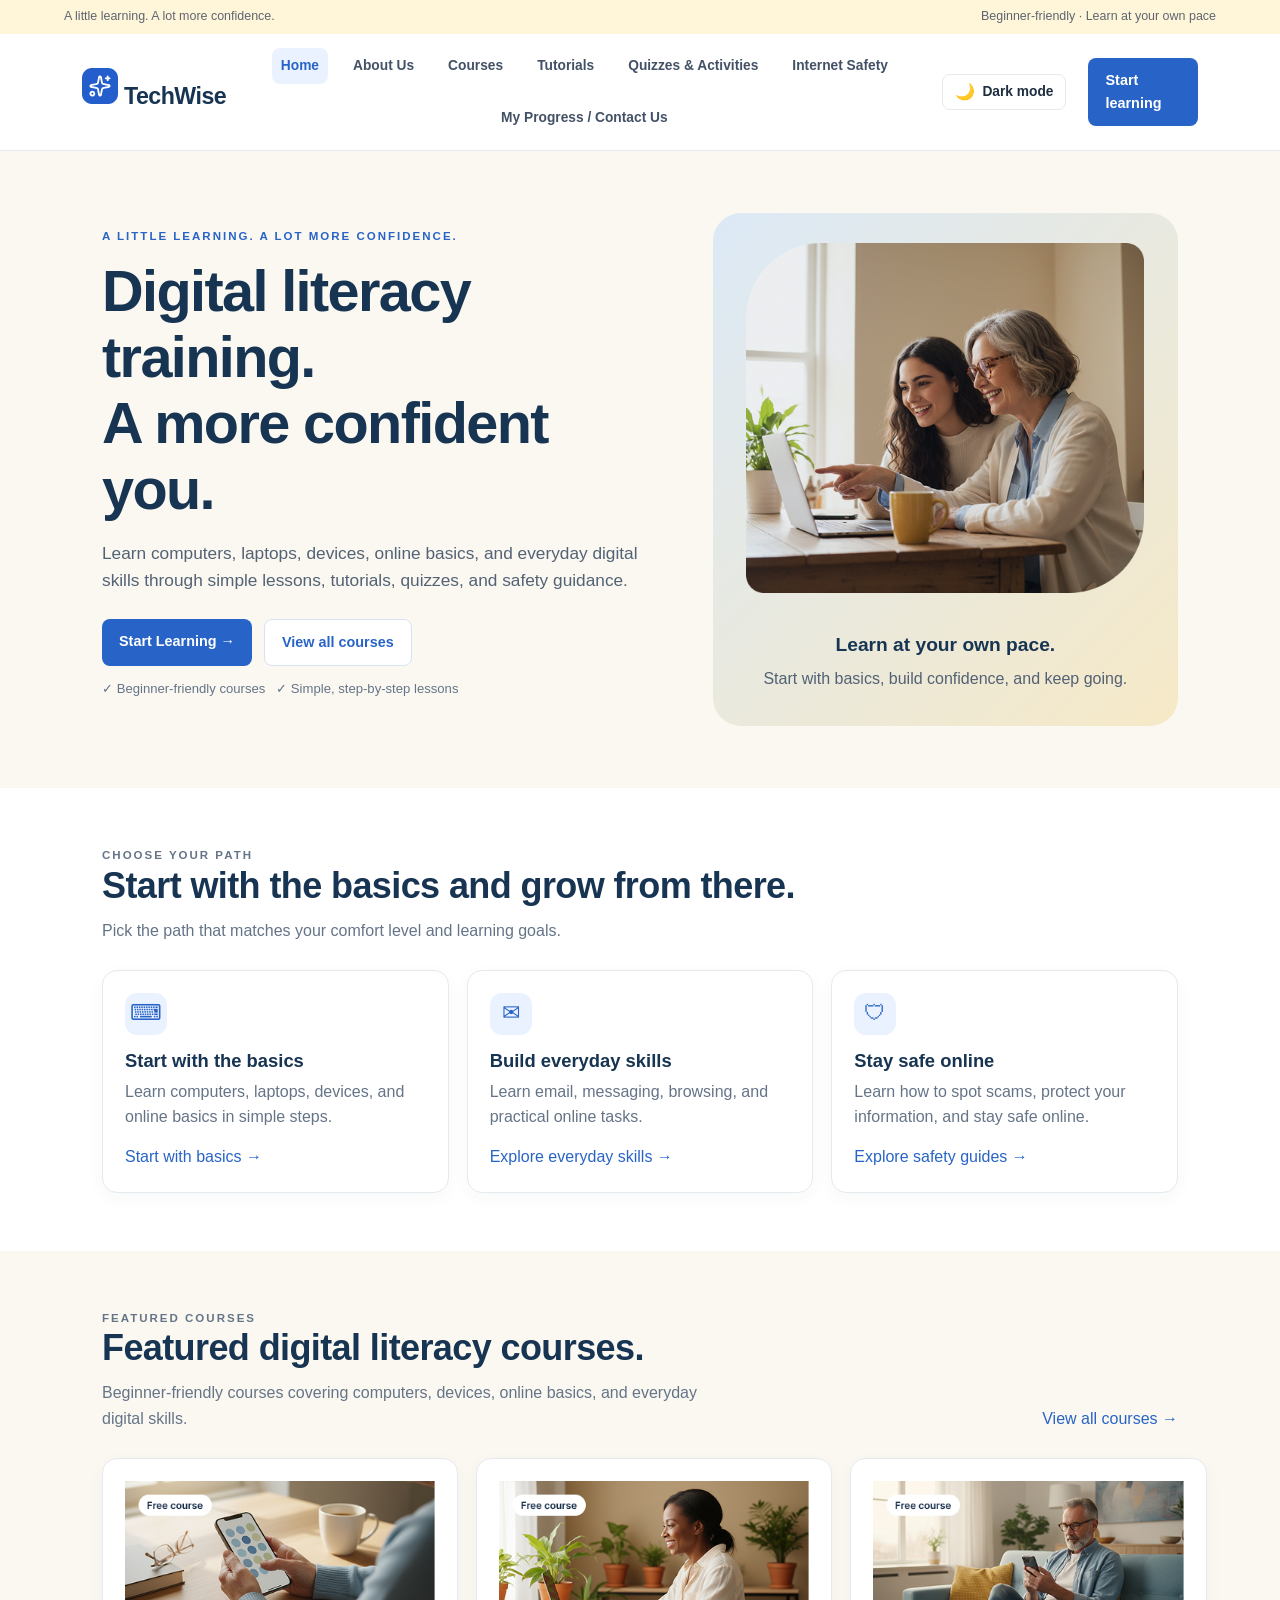
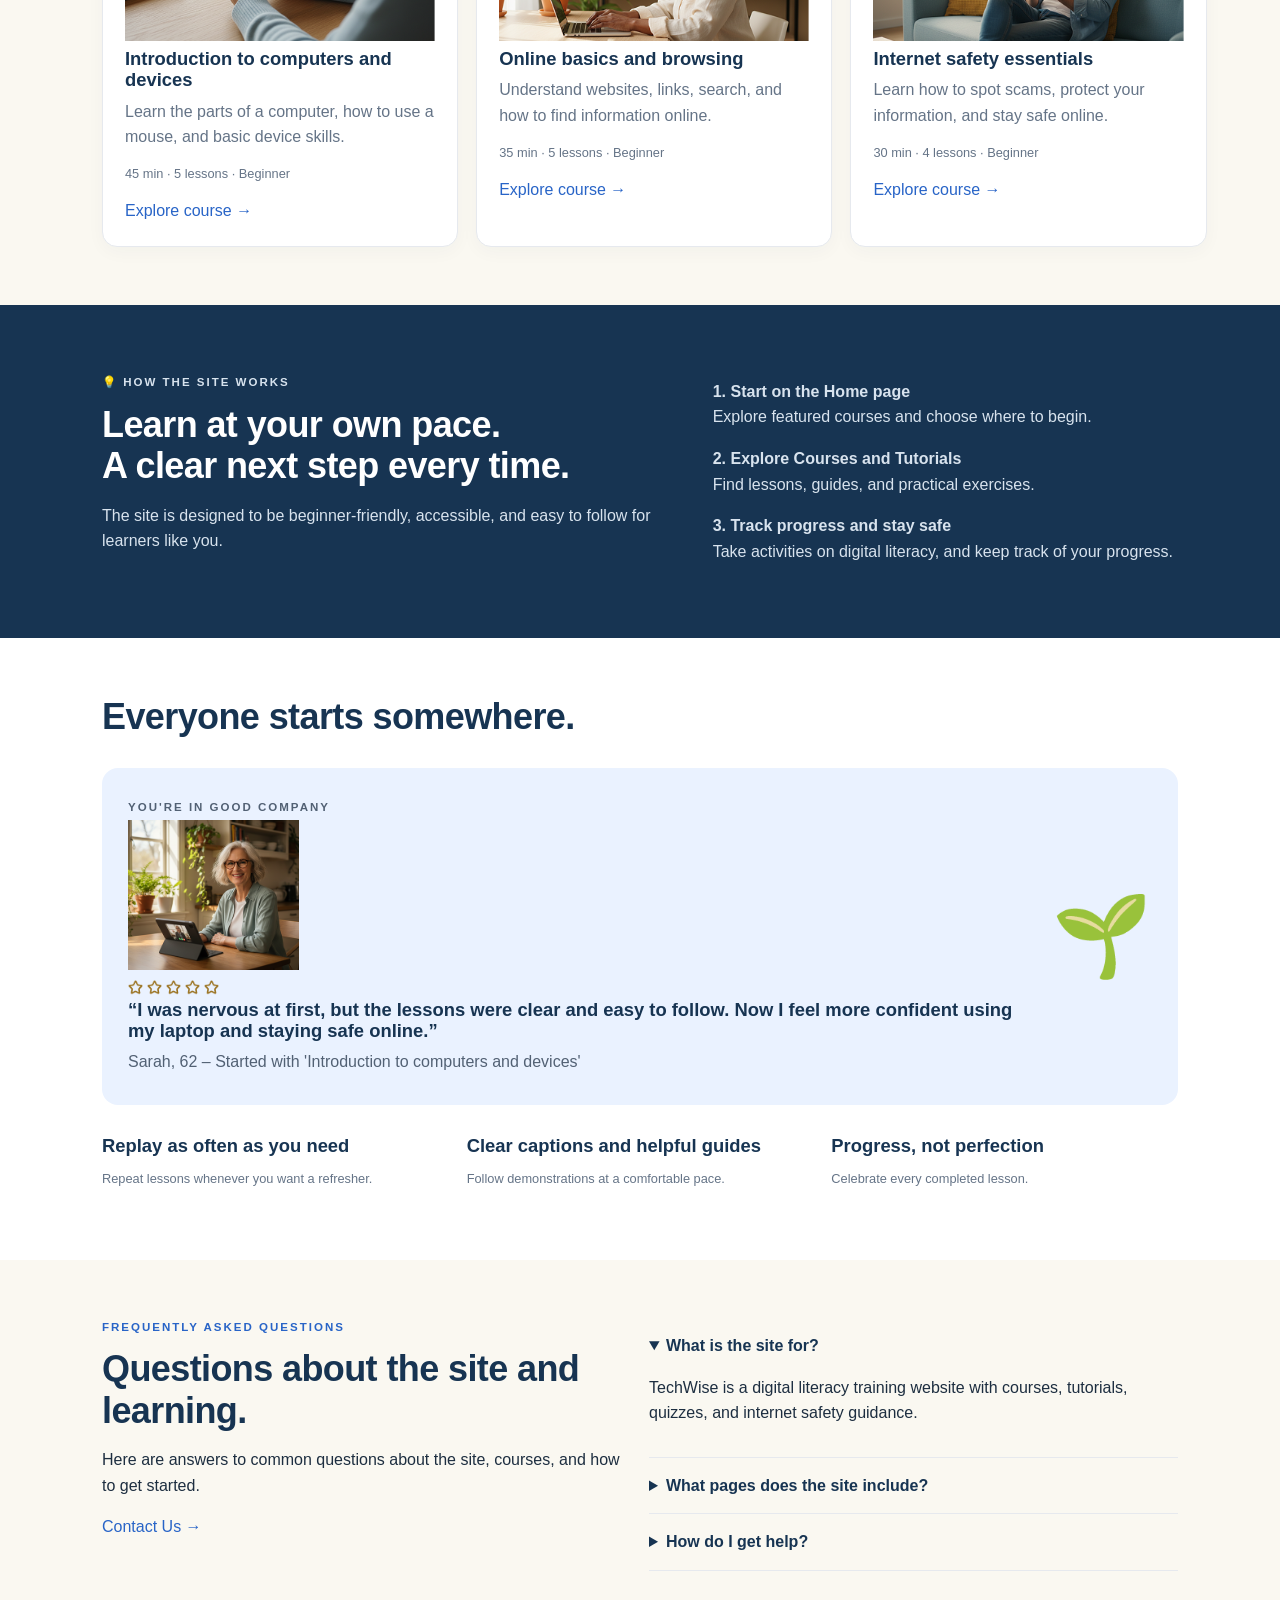
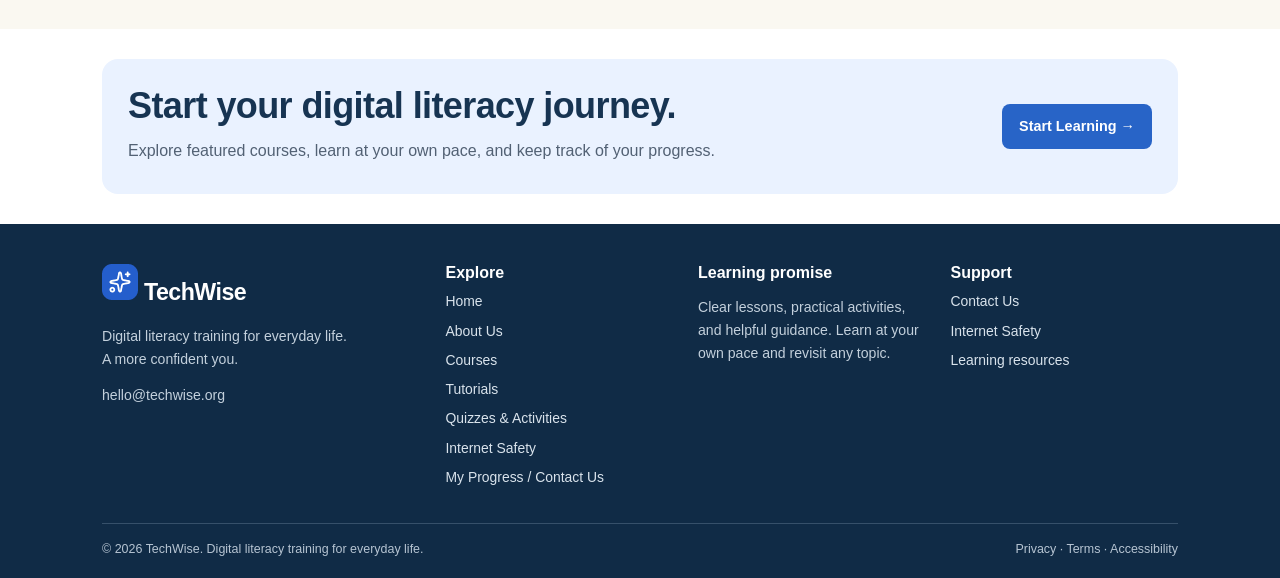
<file: index.html>
<!DOCTYPE html>
<html lang="en">
	<head>
		<meta charset="utf-8"/>
		<meta content="width=device-width, initial-scale=1.0" name="viewport"/>
		<title>
			Home | TechWise
		</title>
		<link href="styles.css" rel="stylesheet"/>
		<script src="dark-mode.js" defer></script>
	</head>
	<body>
		<div class="topline">
			<span>
				A little learning. A lot more confidence.
			</span>
			<span>
				Beginner-friendly &middot; Learn at your own pace
			</span>
		</div>
		<header>
			<div class="navwrap">
				<a class="brand" href="index.html">
					<img src="images/techwise-logo.png" alt="TechWise Logo">
					TechWise
				</a>
				<nav>
					<a class="active" href="index.html">
						Home
					</a>
					<a class="" href="about.html">
						About Us
					</a>
					<a class="" href="courses.html">
						Courses
					</a>
					<a class="" href="tutorials.html">
						Tutorials
					</a>
					<a class="" href="quizzes.html">
						Quizzes &amp; Activities
					</a>
					<a class="" href="safety.html">
						Internet Safety
					</a>
					<a class="" href="progress.html">
						My Progress / Contact Us
					</a>
				</nav>
				<button class="theme-toggle" id="themeToggle" type="button"
						aria-label="Switch to dark mode" aria-pressed="false">
					<span class="theme-icon" aria-hidden="true">🌙</span>
					<span class="theme-label">Dark mode</span>
				</button>
				<a class="nav-cta" href="courses.html">
					Start learning
				</a>
			</div>
		</header>
		<main>
			<section class="hero">
				<div class="container hero-grid">
					<div>
						<p class="eyebrow">
							A little learning. A lot more confidence.
						</p>
						<h1>
							Digital literacy training.
							<br/>
							A more confident you.
						</h1>
						<p class="lead">
							Learn computers, laptops, devices, online basics, and everyday digital skills through simple lessons, tutorials, quizzes, and safety guidance.
						</p>
						<div class="actions">
							<a class="btn" href="courses.html">
								Start Learning &rarr;
							</a>
							<a class="btn secondary" href="courses.html">
								View all courses
							</a>
						</div>
						<p class="note">
							&checkmark; Beginner-friendly courses &nbsp; &checkmark; Simple, step-by-step lessons
						</p>
					</div>
					<div class="hero-art">
						<div>
							<div class="art-icon">
								<img src="images/learner1.png" alt="Image of a learner" height="350px">
							</div>
							<strong>
								Learn at your own pace.
							</strong>
							<p>
								Start with basics, build confidence, and keep going.
							</p>
						</div>
					</div>
				</div>
			</section>
			<section class="section">
				<div class="container">
					<div class="section-head">
						<div>
							<p class="eyebrow">
								Choose your path
							</p>
							<h2>
								Start with the basics and grow from there.
							</h2>
							<p>
								Pick the path that matches your comfort level and learning goals.
							</p>
						</div>
					</div>
					<div class="grid">
						<article class="card">
							<div class="icon">
								⌨
							</div>
							<h3>
								Start with the basics
							</h3>
							<p>
								Learn computers, laptops, devices, and online basics in simple steps.
							</p>
							<a href="courses.html">
								Start with basics &rarr;
							</a>
						</article>
						<article class="card">
							<div class="icon">
								✉
							</div>
							<h3>
								Build everyday skills
							</h3>
							<p>
								Learn email, messaging, browsing, and practical online tasks.
							</p>
							<a href="tutorials.html">
								Explore everyday skills &rarr;
							</a>
						</article>
						<article class="card">
							<div class="icon">
								🛡
							</div>
							<h3>
								Stay safe online
							</h3>
							<p>
								Learn how to spot scams, protect your information, and stay safe online.
							</p>
							<a href="safety.html">
								Explore safety guides &rarr;
							</a>
						</article>
					</div>
				</div>
			</section>
			<section class="section cream">
				<div class="container">
					<div class="section-head">
						<div>
							<p class="eyebrow">
								Featured courses
							</p>
							<h2>
								Featured digital literacy courses.
							</h2>
							<p>
								Beginner-friendly courses covering computers, devices, online basics, and everyday digital skills.
							</p>
						</div>
						<a href="courses.html">
							View all courses &rarr;
						</a>
					</div>
					<div class="grid">
						<article class="card">
							<img src="images/coursecover1.png" alt="Introduction to computers and devices" height="160px">
							<h3>
								Introduction to computers and devices
							</h3>
							<p>
								Learn the parts of a computer, how to use a mouse, and basic device skills.
							</p>
							<p class="meta">
								45 min &middot; 5 lessons &middot; Beginner
							</p>
							<a href="courses.html">
								Explore course &rarr;
							</a>
						</article>
						<article class="card">
							<img src="images/coursecover2.png" alt="Online basics and browsing" height="160px">
							<h3>
								Online basics and browsing
							</h3>
							<p>
								Understand websites, links, search, and how to find information online.
							</p>
							<p class="meta">
								35 min &middot; 5 lessons &middot; Beginner
							</p>
							<a href="courses.html">
								Explore course &rarr;
							</a>
						</article>
						<article class="card">
							<img src="images/coursecover3.png" alt="Internet safety essentials" height="160px">
							<h3>
								Internet safety essentials
							</h3>
							<p>
								Learn how to spot scams, protect your information, and stay safe online.
							</p>
							<p class="meta">
								30 min &middot; 4 lessons &middot; Beginner
							</p>
							<a href="safety.html">
								Explore course &rarr;
							</a>
						</article>
					</div>
				</div>
			</section>
			<section class="section navy">
				<div class="container hero-grid">
					<div>
						<p class="eyebrow">
							💡 How the site works 
						</p>
						<h2>
							Learn at your own pace.
							<br/>
							A clear next step every time.
						</h2>
						<p>
							The site is designed to be beginner-friendly, accessible, and easy to follow for learners like you.
						</p>
					</div>
					<div>
						<p>
							<strong>
								1. Start on the Home page
							</strong>
							<br/>
							Explore featured courses and choose where to begin.
						</p>
						<p>
							<strong>
								2. Explore Courses and Tutorials
							</strong>
							<br/>
							Find lessons, guides, and practical exercises.
						</p>
						<p>
							<strong>
								3. Track progress and stay safe
							</strong>
							<br/>
							Take activities on digital literacy, and keep track of your progress.
						</p>
					</div>
				</div>
			</section>
			<section class="section">
				<div class="container">
					<h2>
						Everyone starts somewhere.
					</h2>
					<div class="callout">
						<div>
							<p class="eyebrow">
								You're in good company
							</p>
							<img src="images\learner2.png" alt="Portrait of Susan" height="150px">
							<h3>
								<img src="images\fivestarsicon.png" height="15px"><br>
								&ldquo;I was nervous at first, but the lessons were clear and easy to follow. Now I feel more confident using my laptop and staying safe online.&rdquo;
							</h3>
							<p>
								Sarah, 62 – Started with 'Introduction to computers and devices'
							</p>
						</div>
						<span style="font-size:5rem">
							🌱
						</span>
					</div>
					<div class="grid">
						<div>
							<h3>
								Replay as often as you need
							</h3>
							<p class="meta">
								Repeat lessons whenever you want a refresher.
							</p>
						</div>
						<div>
							<h3>
								Clear captions and helpful guides
							</h3>
							<p class="meta">
								Follow demonstrations at a comfortable pace.
							</p>
						</div>
						<div>
							<h3>
								Progress, not perfection
							</h3>
							<p class="meta">
								Celebrate every completed lesson.
							</p>
						</div>
					</div>
				</div>
			</section>
			<section class="section cream">
				<div class="container grid two">
					<div>
						<p class="eyebrow">
							Frequently asked questions
						</p>
						<h2>
							Questions about the site and learning.
						</h2>
						<p>
							Here are answers to common questions about the site, courses, and how to get started.
						</p>
						<a href="progress.html#contact">
							Contact Us &rarr;
						</a>
					</div>
					<div>
						<details open="">
							<summary>
								What is the site for?
							</summary>
							<p>
								TechWise is a digital literacy training website with courses, tutorials, quizzes, and internet safety guidance.
							</p>
						</details>
						<details>
							<summary>
								What pages does the site include?
							</summary>
							<p>
								Home, About Us, Courses, Tutorials, Quizzes &amp; Activities, Internet Safety, and My Progress / Contact Us.
							</p>
						</details>
						<details>
							<summary>
								How do I get help?
							</summary>
							<p>
								Visit My Progress / Contact Us and send a message with the lesson or topic you need help with.
							</p>
						</details>
					</div>
				</div>
			</section>
			<div class="container">
				<div class="callout">
					<div>
						<h2>
							Start your digital literacy journey.
						</h2>
						<p>
							Explore featured courses, learn at your own pace, and keep track of your progress.
						</p>
					</div>
					<a class="btn" href="courses.html">
						Start Learning &rarr;
					</a>
				</div>
			</div>
		</main>
		<footer>
			<div class="container">
				<div class="footer-grid">
					<div>
						<div class="brand">
							<img src="images/techwise-logo.png" alt="TechWise Logo">
							TechWise
						</div>
						<p>
							Digital literacy training for everyday life.
							<br/>
							A more confident you.
						</p>
						<p>
							hello@techwise.org
						</p>
					</div>
					<div>
						<h3>
							Explore
						</h3>
						<a href="index.html">
							Home
						</a>
						<a href="about.html">
							About Us
						</a>
						<a href="courses.html">
							Courses
						</a>
						<a href="tutorials.html">
							Tutorials
						</a>
						<a href="quizzes.html">
							Quizzes &amp; Activities
						</a>
						<a href="safety.html">
							Internet Safety
						</a>
						<a href="progress.html">
							My Progress / Contact Us
						</a>
					</div>
					<div>
						<h3>
							Learning promise
						</h3>
						<p>
							Clear lessons, practical activities, and helpful guidance. Learn at your own pace and revisit any topic.
						</p>
					</div>
					<div>
						<h3>
							Support
						</h3>
						<a href="progress.html#contact">
							Contact Us
						</a>
						<a href="safety.html">
							Internet Safety
						</a>
						<a href="tutorials.html">
							Learning resources
						</a>
					</div>
				</div>
				<div class="copyright">
					<span>
						&copy; 2026 TechWise. Digital literacy training for everyday life.
					</span>
					<span>
						Privacy &middot; Terms &middot; Accessibility
					</span>
				</div>
			</div>
		</footer>
	</body>
</html>
</file>
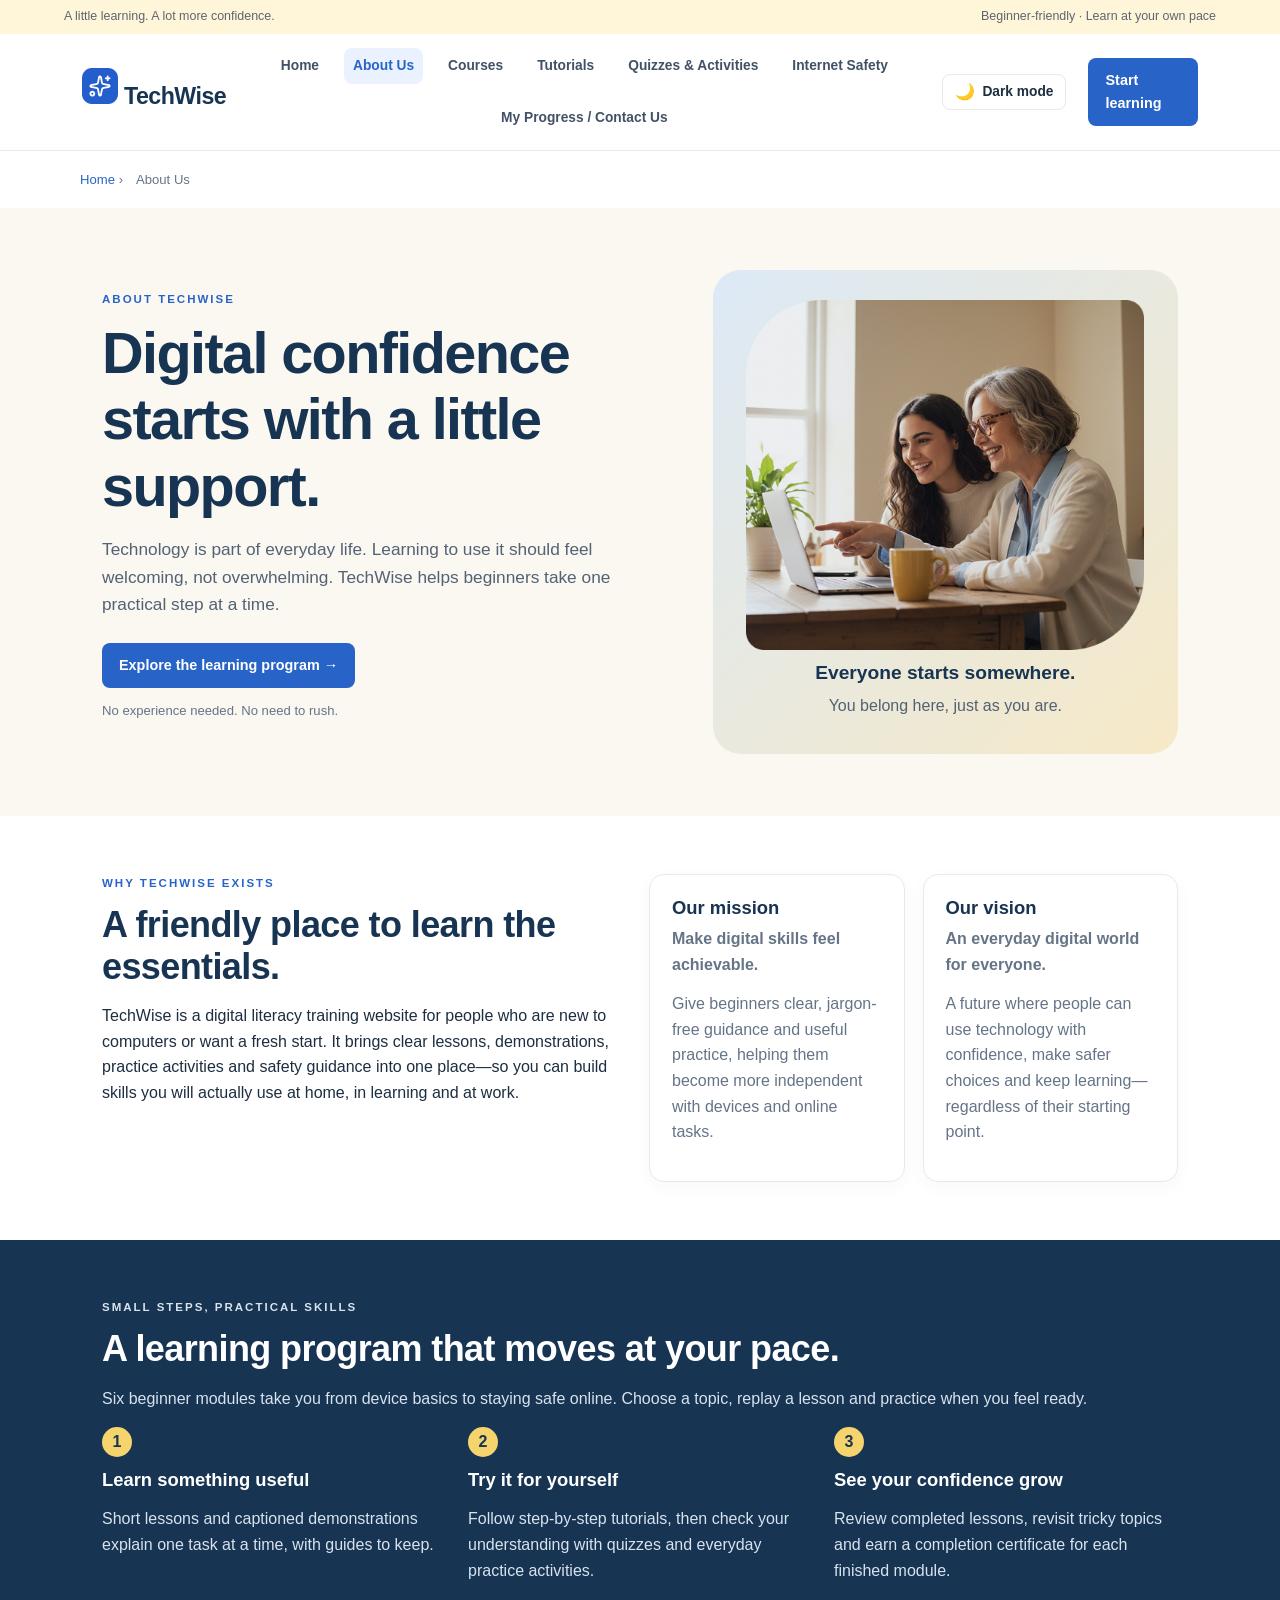
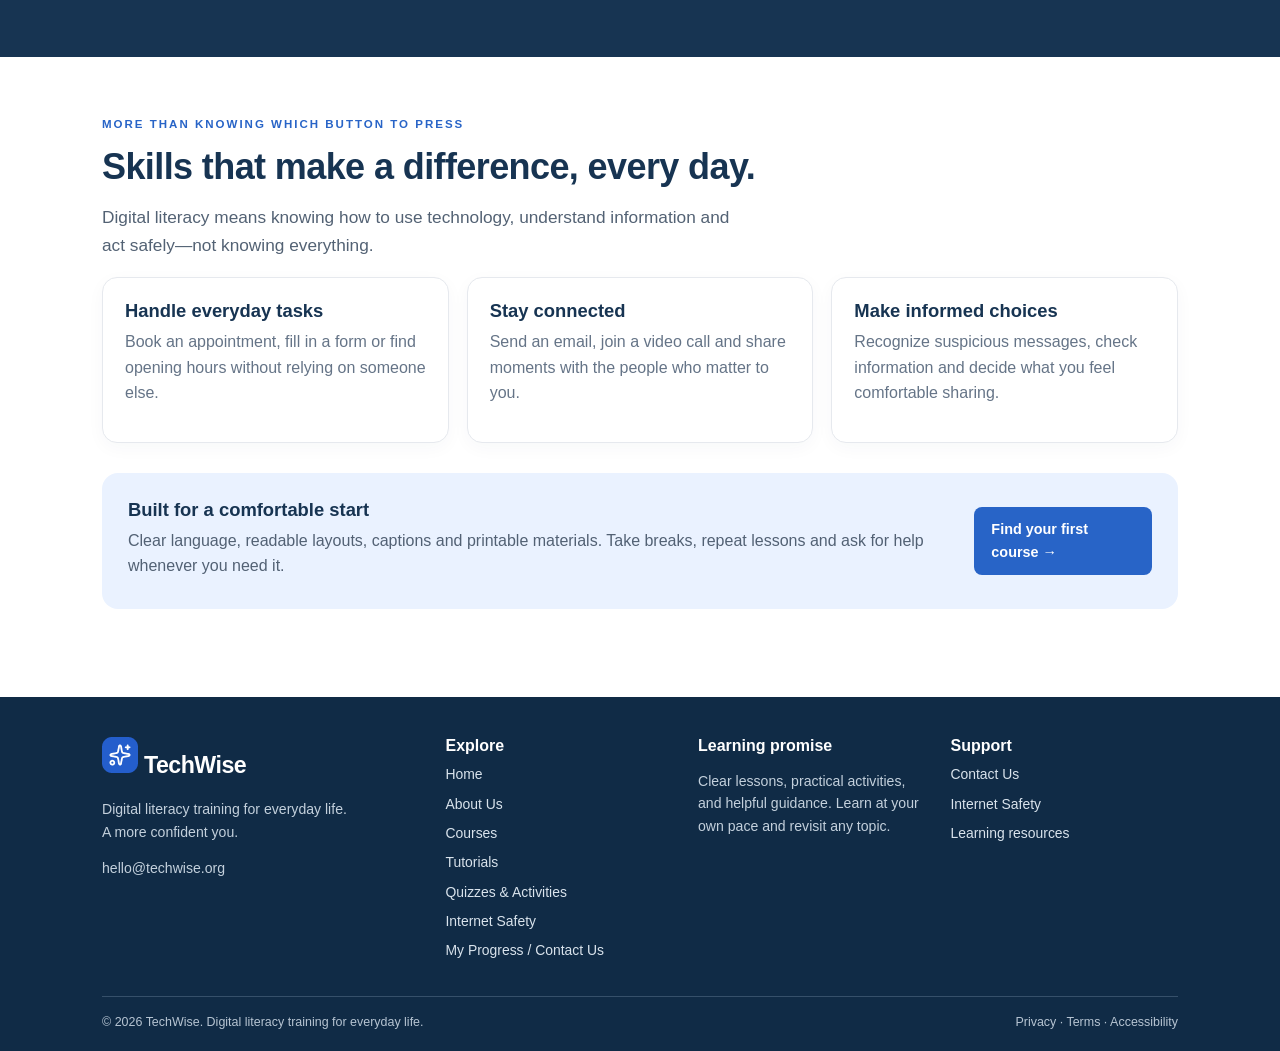
<file: about.html>
<!DOCTYPE html>
<html lang="en">
	<head>
		<meta charset="utf-8"/>
		<meta content="width=device-width, initial-scale=1.0" name="viewport"/>
		<title>
			About Us | TechWise
		</title>
		<link href="styles.css" rel="stylesheet"/>
		<script src="dark-mode.js" defer></script>
	</head>
	<body>
		<div class="topline">
			<span>
				A little learning. A lot more confidence.
			</span>
			<span>
				Beginner-friendly &middot; Learn at your own pace
			</span>
		</div>
		<header>
			<div class="navwrap">
				<a class="brand" href="index.html">
					<img src="images/techwise-logo.png" alt="TechWise Logo">
					TechWise
				</a>
				<nav>
					<a class="" href="index.html">
						Home
					</a>
					<a class="active" href="about.html">
						About Us
					</a>
					<a class="" href="courses.html">
						Courses
					</a>
					<a class="" href="tutorials.html">
						Tutorials
					</a>
					<a class="" href="quizzes.html">
						Quizzes &amp; Activities
					</a>
					<a class="" href="safety.html">
						Internet Safety
					</a>
					<a class="" href="progress.html">
						My Progress / Contact Us
					</a>
				</nav>
				<button class="theme-toggle" id="themeToggle" type="button"
						aria-label="Switch to dark mode" aria-pressed="false">
					<span class="theme-icon" aria-hidden="true">🌙</span>
					<span class="theme-label">Dark mode</span>
				</button>
				<a class="nav-cta" href="courses.html">
					Start learning
				</a>
			</div>
		</header>
		<main>
			<div class="container breadcrumb">
				<a href="index.html">
					Home
				</a>
				&rsaquo;　About Us
			</div>
			<section class="hero">
				<div class="container hero-grid">
					<div>
						<p class="eyebrow">
							About TechWise
						</p>
						<h1>
							Digital confidence starts with a little support.
						</h1>
						<p class="lead">
							Technology is part of everyday life. Learning to use it should feel welcoming, not overwhelming. TechWise helps beginners take one practical step at a time.
						</p>
						<div class="actions">
							<a class="btn" href="courses.html">
								Explore the learning program &rarr;
							</a>
						</div>
						<p class="note">
							No experience needed. No need to rush.
						</p>
					</div>
					<div class="hero-art">
						<div>
							<img src="images/learner1.png" alt="Image of a learner" height="350px">
							<strong>
								Everyone starts somewhere.
							</strong>
							<p>
								You belong here, just as you are.
							</p>
						</div>
					</div>
				</div>
			</section>
			<section class="section">
				<div class="container grid two">
					<div>
						<p class="eyebrow">
							Why TechWise exists
						</p>
						<h2>
							A friendly place to learn the essentials.
						</h2>
						<p>
							TechWise is a digital literacy training website for people who are new to computers or want a fresh start. It brings clear lessons, demonstrations, practice activities and safety guidance into one place&mdash;so you can build skills you will actually use at home, in learning and at work.
						</p>
					</div>
					<div class="grid two">
						<div class="card">
							<h3>
								Our mission
							</h3>
							<p>
								<strong>
									Make digital skills feel achievable.
								</strong>
							</p>
							<p>
								Give beginners clear, jargon-free guidance and useful practice, helping them become more independent with devices and online tasks.
							</p>
						</div>
						<div class="card">
							<h3>
								Our vision
							</h3>
							<p>
								<strong>
									An everyday digital world for everyone.
								</strong>
							</p>
							<p>
								A future where people can use technology with confidence, make safer choices and keep learning&mdash;regardless of their starting point.
							</p>
						</div>
					</div>
				</div>
			</section>
			<section class="section navy">
				<div class="container">
					<p class="eyebrow">
						Small steps, practical skills
					</p>
					<h2>
						A learning program that moves at your pace.
					</h2>
					<p>
						Six beginner modules take you from device basics to staying safe online. Choose a topic, replay a lesson and practice when you feel ready.
					</p>
					<div class="steps">
						<div>
							<div class="step-number">
								1
							</div>
							<h3>
								Learn something useful
							</h3>
							<p>
								Short lessons and captioned demonstrations explain one task at a time, with guides to keep.
							</p>
						</div>
						<div>
							<div class="step-number">
								2
							</div>
							<h3>
								Try it for yourself
							</h3>
							<p>
								Follow step-by-step tutorials, then check your understanding with quizzes and everyday practice activities.
							</p>
						</div>
						<div>
							<div class="step-number">
								3
							</div>
							<h3>
								See your confidence grow
							</h3>
							<p>
								Review completed lessons, revisit tricky topics and earn a completion certificate for each finished module.
							</p>
						</div>
					</div>
				</div>
			</section>
			<section class="section">
				<div class="container">
					<p class="eyebrow">
						More than knowing which button to press
					</p>
					<h2>
						Skills that make a difference, every day.
					</h2>
					<p class="lead">
						Digital literacy means knowing how to use technology, understand information and act safely&mdash;not knowing everything.
					</p>
					<div class="grid">
						<div class="card">
							<h3>
								Handle everyday tasks
							</h3>
							<p>
								Book an appointment, fill in a form or find opening hours without relying on someone else.
							</p>
						</div>
						<div class="card">
							<h3>
								Stay connected
							</h3>
							<p>
								Send an email, join a video call and share moments with the people who matter to you.
							</p>
						</div>
						<div class="card">
							<h3>
								Make informed choices
							</h3>
							<p>
								Recognize suspicious messages, check information and decide what you feel comfortable sharing.
							</p>
						</div>
					</div>
					<div class="callout">
						<div>
							<h3>
								Built for a comfortable start
							</h3>
							<p>
								Clear language, readable layouts, captions and printable materials. Take breaks, repeat lessons and ask for help whenever you need it.
							</p>
						</div>
						<a class="btn" href="courses.html">
							Find your first course &rarr;
						</a>
					</div>
				</div>
			</section>
		</main>
		<footer>
			<div class="container">
				<div class="footer-grid">
					<div>
						<div class="brand">
							<img src="images/techwise-logo.png" alt="TechWise Logo">
							TechWise
						</div>
						<p>
							Digital literacy training for everyday life.
							<br/>
							A more confident you.
						</p>
						<p>
							hello@techwise.org
						</p>
					</div>
					<div>
						<h3>
							Explore
						</h3>
						<a href="index.html">
							Home
						</a>
						<a href="about.html">
							About Us
						</a>
						<a href="courses.html">
							Courses
						</a>
						<a href="tutorials.html">
							Tutorials
						</a>
						<a href="quizzes.html">
							Quizzes &amp; Activities
						</a>
						<a href="safety.html">
							Internet Safety
						</a>
						<a href="progress.html">
							My Progress / Contact Us
						</a>
					</div>
					<div>
						<h3>
							Learning promise
						</h3>
						<p>
							Clear lessons, practical activities, and helpful guidance. Learn at your own pace and revisit any topic.
						</p>
					</div>
					<div>
						<h3>
							Support
						</h3>
						<a href="progress.html#contact">
							Contact Us
						</a>
						<a href="safety.html">
							Internet Safety
						</a>
						<a href="tutorials.html">
							Learning resources
						</a>
					</div>
				</div>
				<div class="copyright">
					<span>
						&copy; 2026 TechWise. Digital literacy training for everyday life.
					</span>
					<span>
						Privacy &middot; Terms &middot; Accessibility
					</span>
				</div>
			</div>
		</footer>
	</body>
</html>
</file>
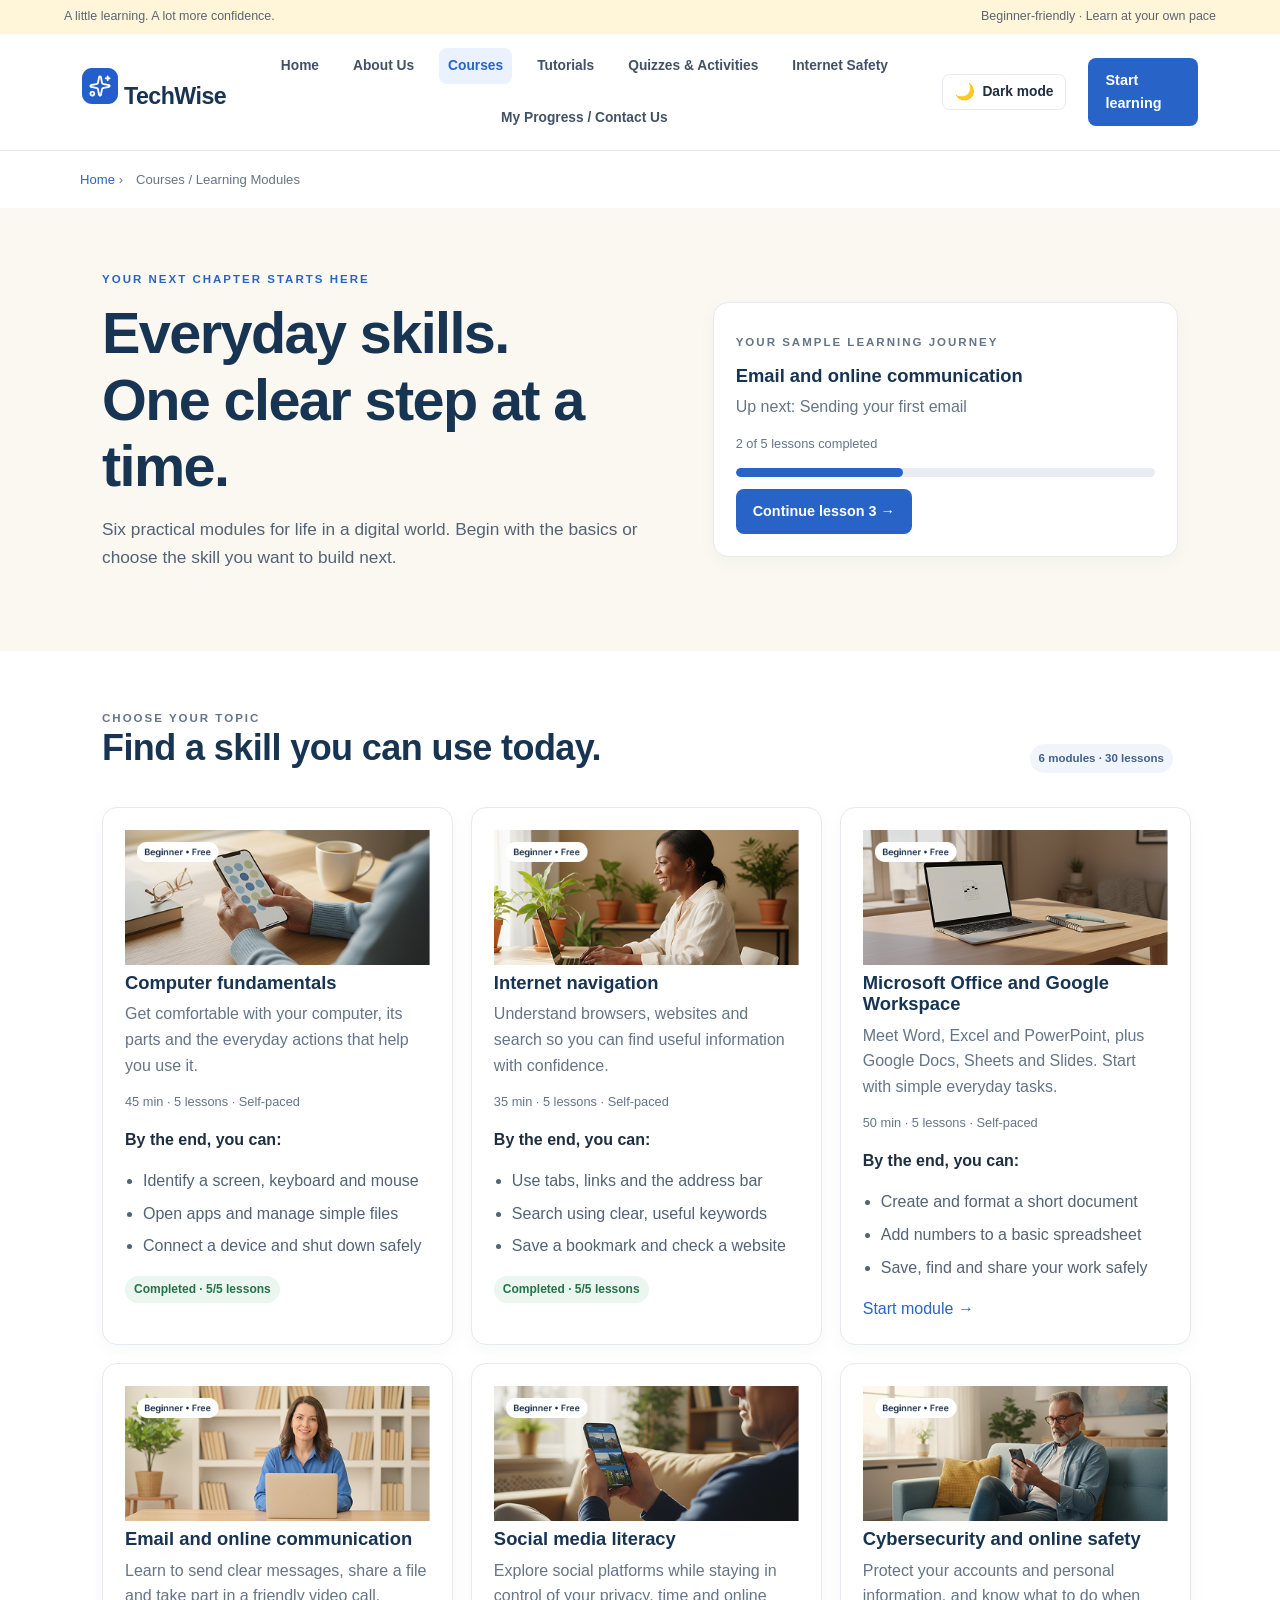
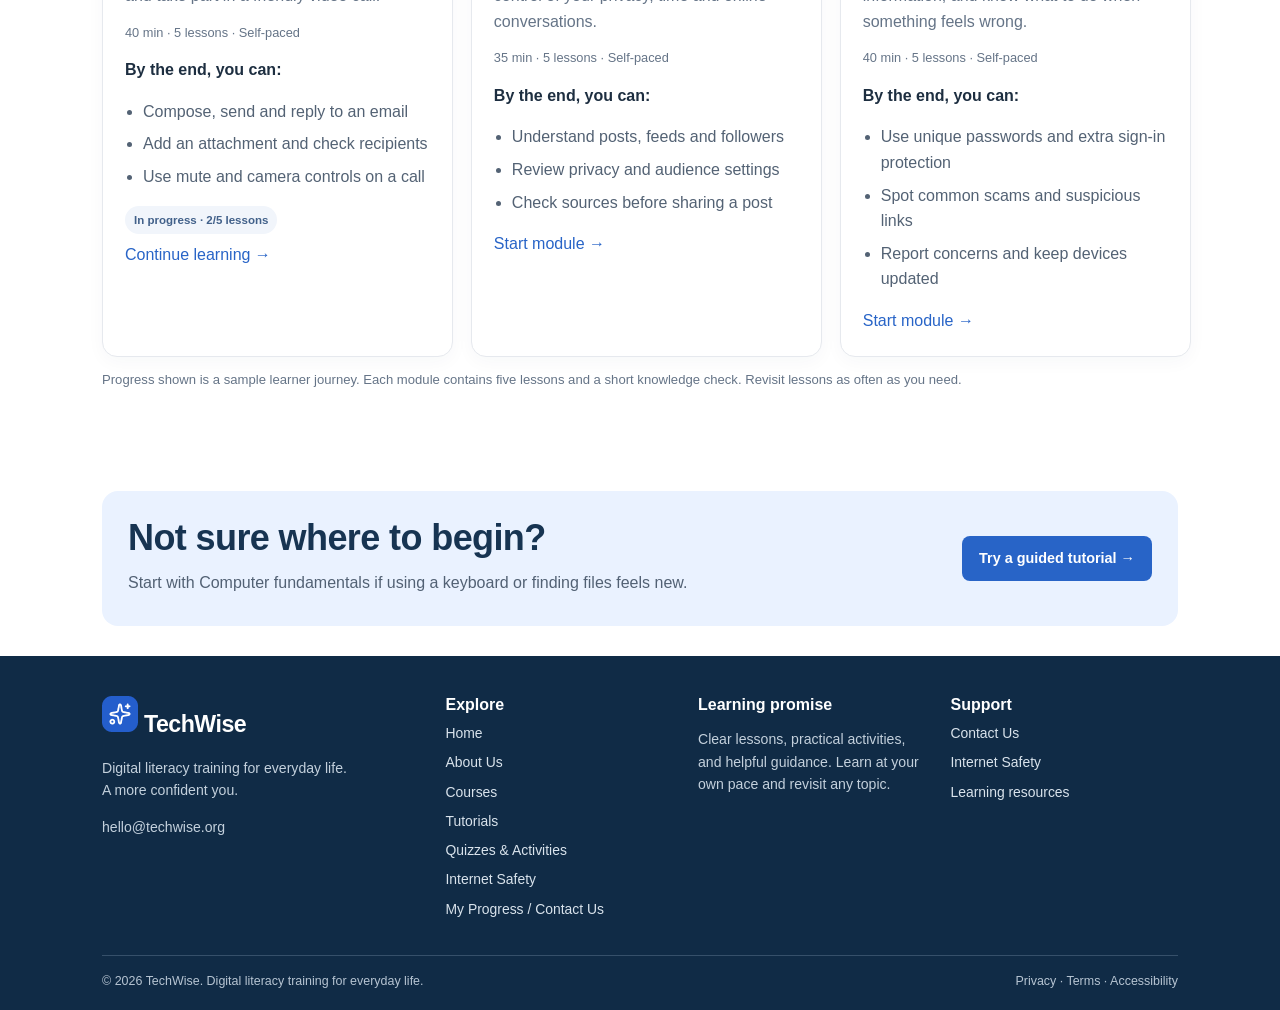
<file: courses.html>
<!DOCTYPE html>
<html lang="en">
	<head>
		<meta charset="utf-8"/>
		<meta content="width=device-width, initial-scale=1.0" name="viewport"/>
		<title>
			Courses &amp; Learning Modules | TechWise
		</title>
		<link href="styles.css" rel="stylesheet"/>
		<script src="dark-mode.js" defer></script>
	</head>
	<body>
		<div class="topline">
			<span>
				A little learning. A lot more confidence.
			</span>
			<span>
				Beginner-friendly &middot; Learn at your own pace
			</span>
		</div>
		<header>
			<div class="navwrap">
				<a class="brand" href="index.html">
					<img src="images/techwise-logo.png" alt="TechWise Logo">
					TechWise
				</a>
				<nav>
					<a class="" href="index.html">
						Home
					</a>
					<a class="" href="about.html">
						About Us
					</a>
					<a class="active" href="courses.html">
						Courses
					</a>
					<a class="" href="tutorials.html">
						Tutorials
					</a>
					<a class="" href="quizzes.html">
						Quizzes &amp; Activities
					</a>
					<a class="" href="safety.html">
						Internet Safety
					</a>
					<a class="" href="progress.html">
						My Progress / Contact Us
					</a>
				</nav>
				<button class="theme-toggle" id="themeToggle" type="button"
						aria-label="Switch to dark mode" aria-pressed="false">
					<span class="theme-icon" aria-hidden="true">🌙</span>
					<span class="theme-label">Dark mode</span>
				</button>
				<a class="nav-cta" href="courses.html">
					Start learning
				</a>
			</div>
		</header>
		<main>
			<div class="container breadcrumb">
				<a href="index.html">
					Home
				</a>
				&rsaquo;　Courses / Learning Modules
			</div>
			<section class="hero">
				<div class="container hero-grid">
					<div>
						<p class="eyebrow">
							Your next chapter starts here
						</p>
						<h1>
							Everyday skills.
							<br/>
							One clear step at a time.
						</h1>
						<p class="lead">
							Six practical modules for life in a digital world. Begin with the basics or choose the skill you want to build next.
						</p>
					</div>
					<div class="card">
						<p class="eyebrow">
							Your sample learning journey
						</p>
						<h3>
							Email and online communication
						</h3>
						<p>
							Up next: Sending your first email
						</p>
						<p class="meta">
							2 of 5 lessons completed
						</p>
						<div class="progressbar">
							<span style="width:40%">
							</span>
						</div>
						<a class="btn" href="tutorials.html">
							Continue lesson 3 &rarr;
						</a>
					</div>
				</div>
			</section>
			<section class="section">
				<div class="container">
					<div class="section-head">
						<div>
							<p class="eyebrow">
								Choose your topic
							</p>
							<h2>
								Find a skill you can use today.
							</h2>
						</div>
						<span class="tag">
							6 modules &middot; 30 lessons
						</span>
					</div>
					<div class="grid">
						<article class="card">
							<img src="images/modulecover1.png" alt="Computer fundamentals" height="135px">
							<h3>
								Computer fundamentals
							</h3>
							<p>
								Get comfortable with your computer, its parts and the everyday actions that help you use it.
							</p>
							<p class="meta">
								45 min &middot; 5 lessons &middot; Self-paced
							</p>
							<strong>
								By the end, you can:
							</strong>
							<ul class="checklist">
								<li>
									Identify a screen, keyboard and mouse
								</li>
								<li>
									Open apps and manage simple files
								</li>
								<li>
									Connect a device and shut down safely
								</li>
							</ul>
							<span class="badge">
								Completed &middot; 5/5 lessons
							</span>
						</article>
						<article class="card">
							<img src="images/modulecover2.png" alt="Computer fundamentals" height="135px">
							<h3>
								Internet navigation
							</h3>
							<p>
								Understand browsers, websites and search so you can find useful information with confidence.
							</p>
							<p class="meta">
								35 min &middot; 5 lessons &middot; Self-paced
							</p>
							<strong>
								By the end, you can:
							</strong>
							<ul class="checklist">
								<li>
									Use tabs, links and the address bar
								</li>
								<li>
									Search using clear, useful keywords
								</li>
								<li>
									Save a bookmark and check a website
								</li>
							</ul>
							<span class="badge">
								Completed &middot; 5/5 lessons
							</span>
						</article>
						<article class="card">
							<img src="images/modulecover3.png" alt="Computer fundamentals" height="135px">
							<h3>
								Microsoft Office and Google Workspace
							</h3>
							<p>
								Meet Word, Excel and PowerPoint, plus Google Docs, Sheets and Slides. Start with simple everyday tasks.
							</p>
							<p class="meta">
								50 min &middot; 5 lessons &middot; Self-paced
							</p>
							<strong>
								By the end, you can:
							</strong>
							<ul class="checklist">
								<li>
									Create and format a short document
								</li>
								<li>
									Add numbers to a basic spreadsheet
								</li>
								<li>
									Save, find and share your work safely
								</li>
							</ul>
							<a href="tutorials.html">
								Start module &rarr;
							</a>
						</article>
						<article class="card">
							<img src="images/modulecover4.png" alt="Computer fundamentals" height="135px">
							<h3>
								Email and online communication
							</h3>
							<p>
								Learn to send clear messages, share a file and take part in a friendly video call.
							</p>
							<p class="meta">
								40 min &middot; 5 lessons &middot; Self-paced
							</p>
							<strong>
								By the end, you can:
							</strong>
							<ul class="checklist">
								<li>
									Compose, send and reply to an email
								</li>
								<li>
									Add an attachment and check recipients
								</li>
								<li>
									Use mute and camera controls on a call
								</li>
							</ul>
							<span class="tag">
								In progress &middot; 2/5 lessons
							</span>
							<br/>
							<a href="tutorials.html">
								Continue learning &rarr;
							</a>
						</article>
						<article class="card">
							<img src="images/modulecover5.png" alt="Computer fundamentals" height="135px">
							<h3>
								Social media literacy
							</h3>
							<p>
								Explore social platforms while staying in control of your privacy, time and online conversations.
							</p>
							<p class="meta">
								35 min &middot; 5 lessons &middot; Self-paced
							</p>
							<strong>
								By the end, you can:
							</strong>
							<ul class="checklist">
								<li>
									Understand posts, feeds and followers
								</li>
								<li>
									Review privacy and audience settings
								</li>
								<li>
									Check sources before sharing a post
								</li>
							</ul>
							<a href="tutorials.html">
								Start module &rarr;
							</a>
						</article>
						<article class="card">
							<img src="images/modulecover6.png" alt="Computer fundamentals" height="135px">
							<h3>
								Cybersecurity and online safety
							</h3>
							<p>
								Protect your accounts and personal information, and know what to do when something feels wrong.
							</p>
							<p class="meta">
								40 min &middot; 5 lessons &middot; Self-paced
							</p>
							<strong>
								By the end, you can:
							</strong>
							<ul class="checklist">
								<li>
									Use unique passwords and extra sign-in protection
								</li>
								<li>
									Spot common scams and suspicious links
								</li>
								<li>
									Report concerns and keep devices updated
								</li>
							</ul>
							<a href="safety.html">
								Start module &rarr;
							</a>
						</article>
					</div>
					<p class="note">
						Progress shown is a sample learner journey. Each module contains five lessons and a short knowledge check. Revisit lessons as often as you need.
					</p>
				</div>
			</section>
			<div class="container">
				<div class="callout">
					<div>
						<h2>
							Not sure where to begin?
						</h2>
						<p>
							Start with Computer fundamentals if using a keyboard or finding files feels new.
						</p>
					</div>
					<a class="btn" href="tutorials.html">
						Try a guided tutorial &rarr;
					</a>
				</div>
			</div>
		</main>
		<footer>
			<div class="container">
				<div class="footer-grid">
					<div>
						<div class="brand">
							<img src="images/techwise-logo.png" alt="TechWise Logo">
							TechWise
						</div>
						<p>
							Digital literacy training for everyday life.
							<br/>
							A more confident you.
						</p>
						<p>
							hello@techwise.org
						</p>
					</div>
					<div>
						<h3>
							Explore
						</h3>
						<a href="index.html">
							Home
						</a>
						<a href="about.html">
							About Us
						</a>
						<a href="courses.html">
							Courses
						</a>
						<a href="tutorials.html">
							Tutorials
						</a>
						<a href="quizzes.html">
							Quizzes &amp; Activities
						</a>
						<a href="safety.html">
							Internet Safety
						</a>
						<a href="progress.html">
							My Progress / Contact Us
						</a>
					</div>
					<div>
						<h3>
							Learning promise
						</h3>
						<p>
							Clear lessons, practical activities, and helpful guidance. Learn at your own pace and revisit any topic.
						</p>
					</div>
					<div>
						<h3>
							Support
						</h3>
						<a href="progress.html#contact">
							Contact Us
						</a>
						<a href="safety.html">
							Internet Safety
						</a>
						<a href="tutorials.html">
							Learning resources
						</a>
					</div>
				</div>
				<div class="copyright">
					<span>
						&copy; 2026 TechWise. Digital literacy training for everyday life.
					</span>
					<span>
						Privacy &middot; Terms &middot; Accessibility
					</span>
				</div>
			</div>
		</footer>
	</body>
</html>
</file>
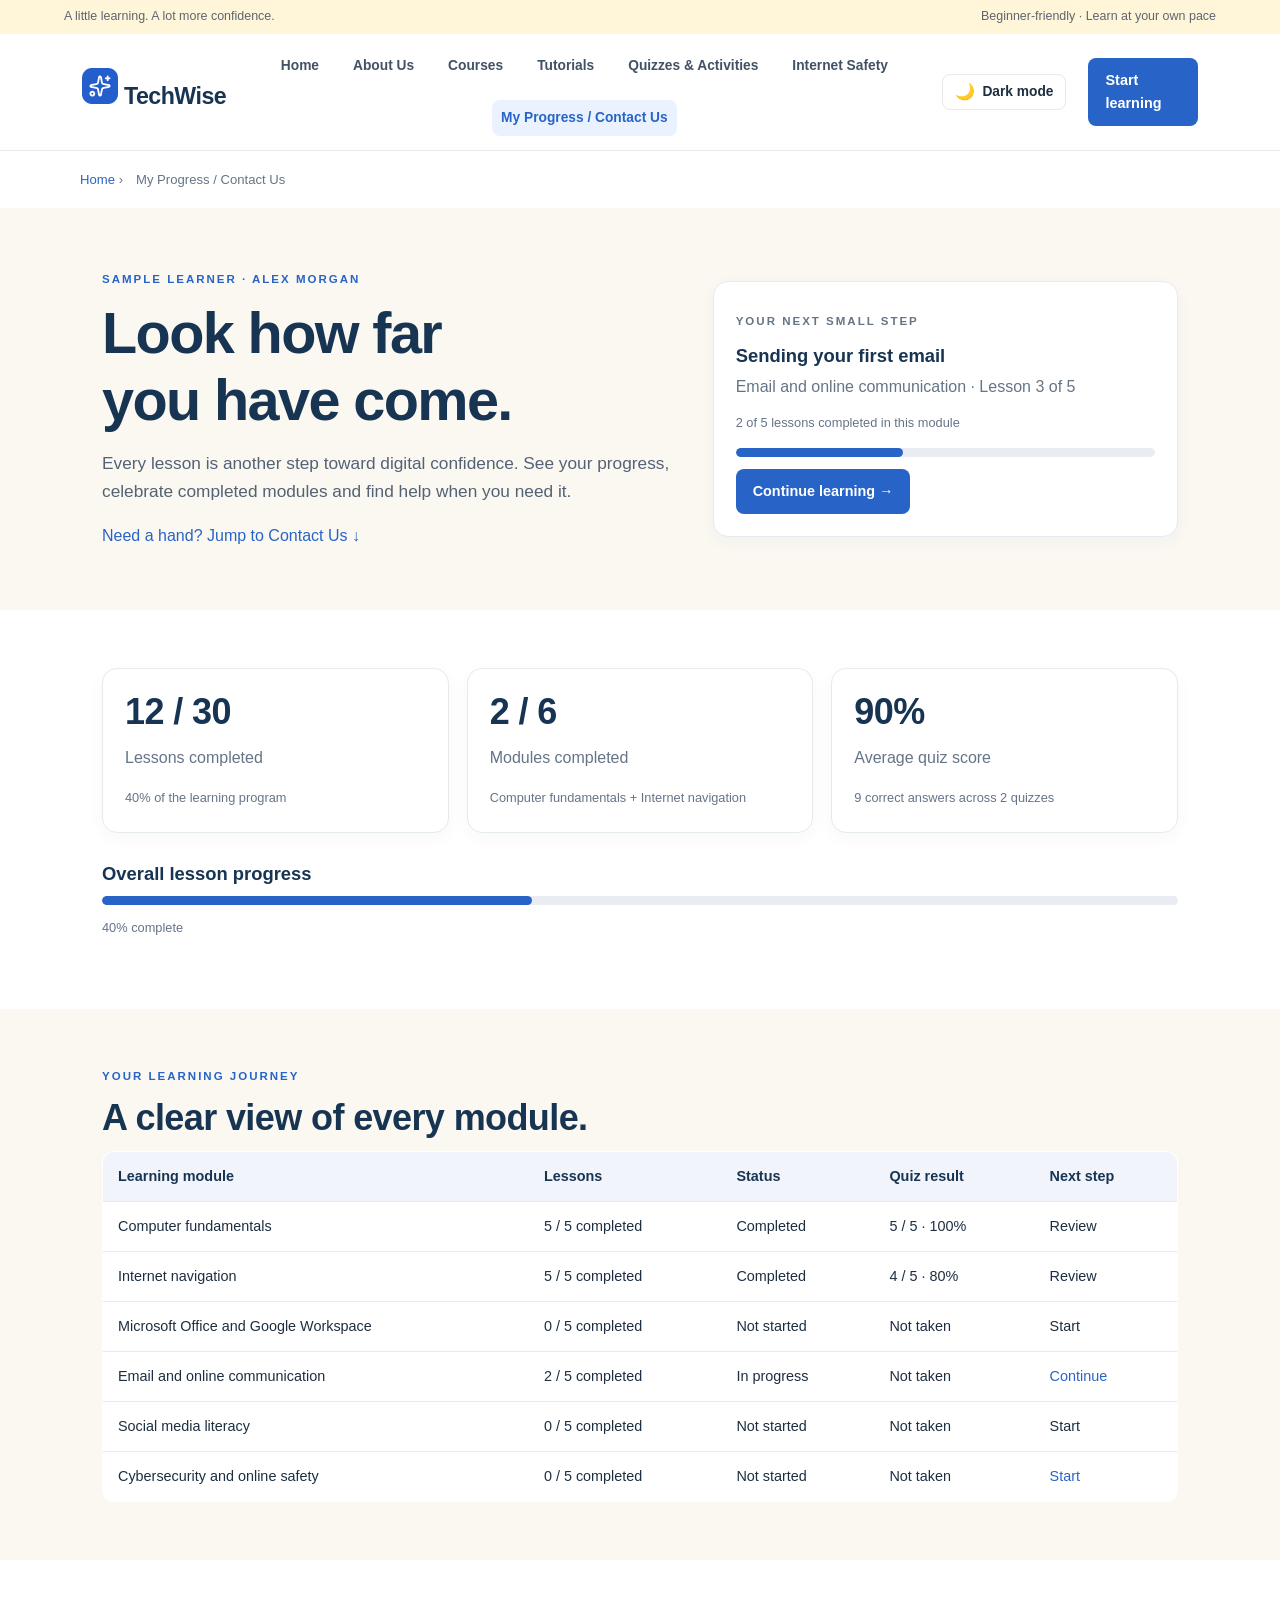
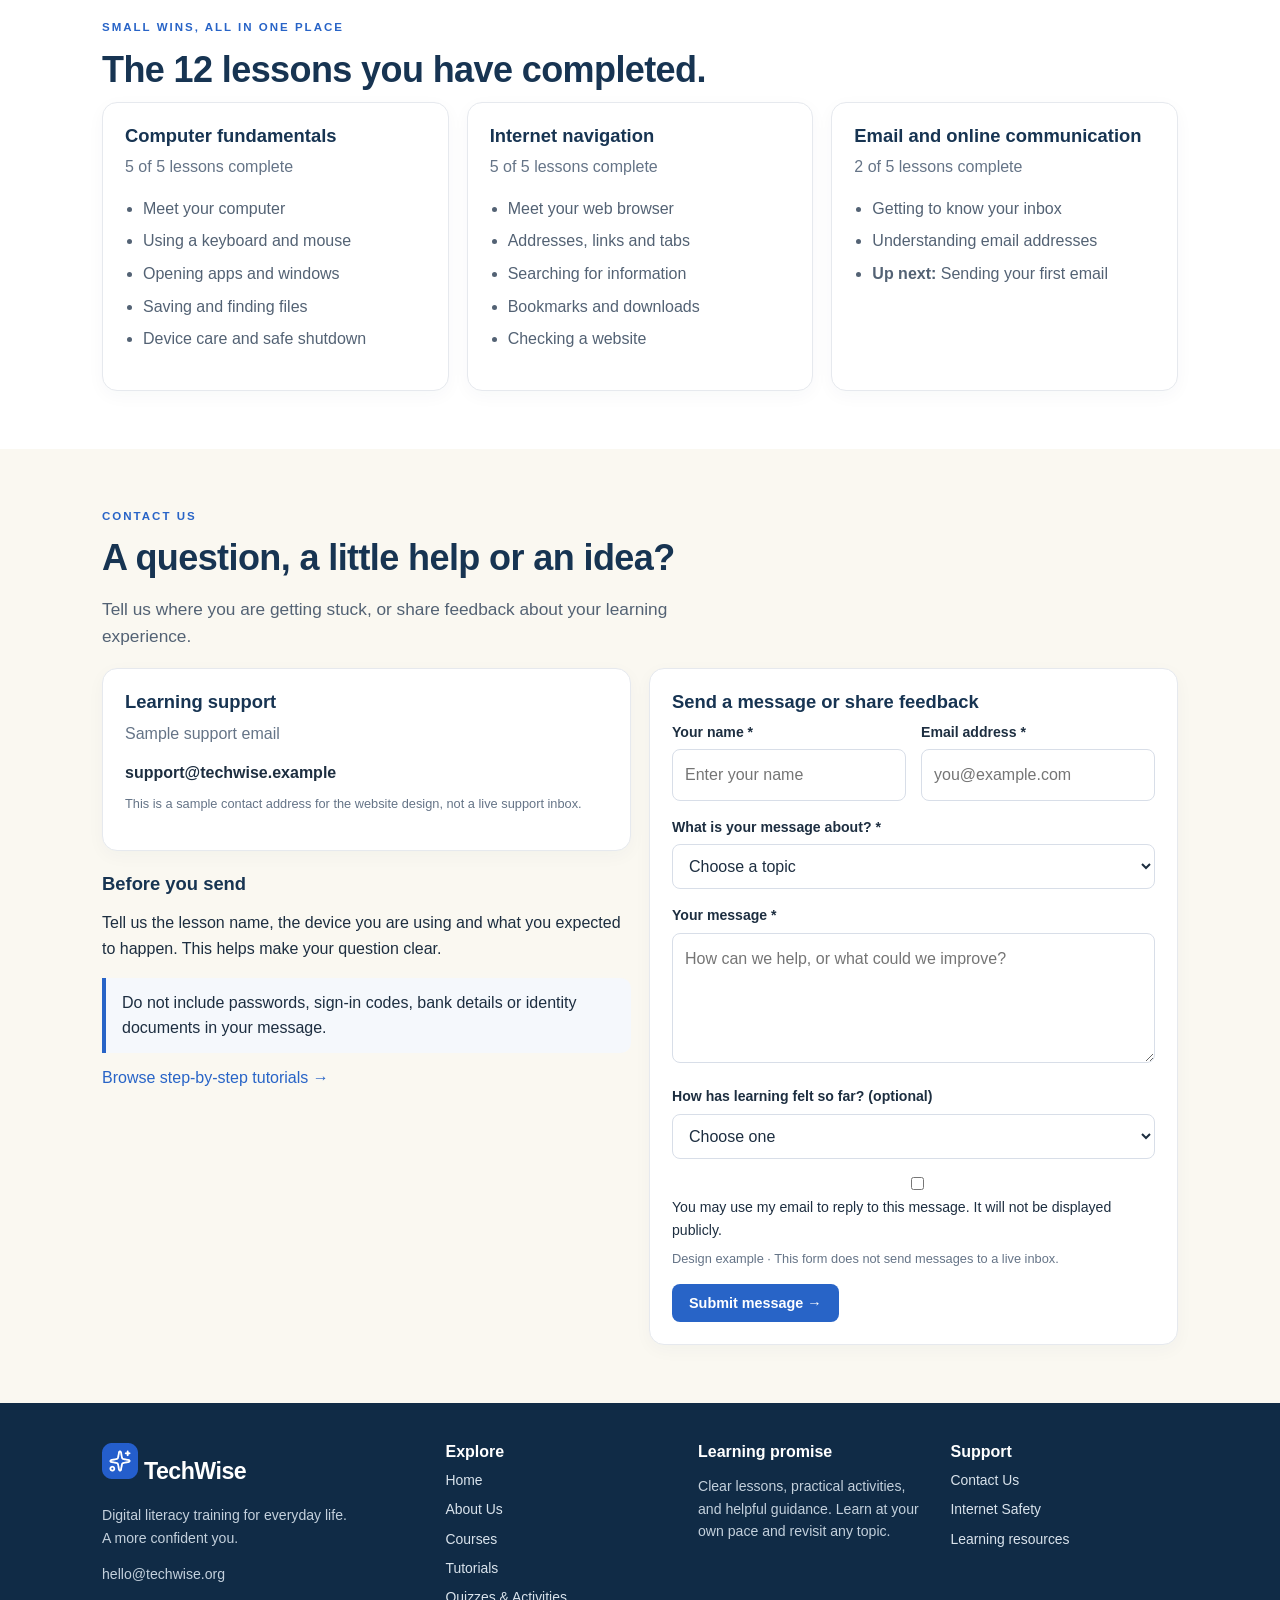
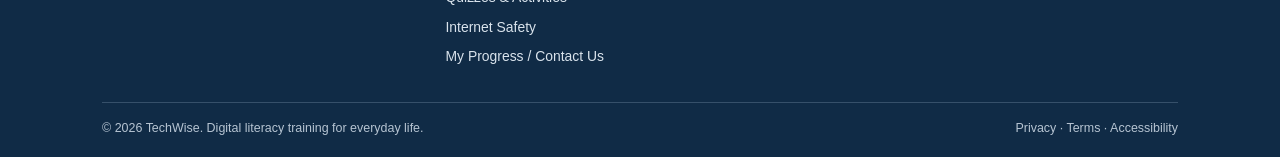
<file: progress.html>
<!DOCTYPE html>
<html lang="en">
	<head>
		<meta charset="utf-8"/>
		<meta content="width=device-width, initial-scale=1.0" name="viewport"/>
		<title>
			My Progress &amp; Contact Us | TechWise
		</title>
		<link href="styles.css" rel="stylesheet"/>
		<script src="dark-mode.js" defer></script>
	</head>
	<body>
		<div class="topline">
			<span>
				A little learning. A lot more confidence.
			</span>
			<span>
				Beginner-friendly &middot; Learn at your own pace
			</span>
		</div>
		<header>
			<div class="navwrap">
				<a class="brand" href="index.html">
					<img src="images/techwise-logo.png" alt="TechWise Logo">
					TechWise
				</a>
				<nav>
					<a class="" href="index.html">
						Home
					</a>
					<a class="" href="about.html">
						About Us
					</a>
					<a class="" href="courses.html">
						Courses
					</a>
					<a class="" href="tutorials.html">
						Tutorials
					</a>
					<a class="" href="quizzes.html">
						Quizzes &amp; Activities
					</a>
					<a class="" href="safety.html">
						Internet Safety
					</a>
					<a class="active" href="progress.html">
						My Progress / Contact Us
					</a>
				</nav>
				<button class="theme-toggle" id="themeToggle" type="button"
						aria-label="Switch to dark mode" aria-pressed="false">
					<span class="theme-icon" aria-hidden="true">🌙</span>
					<span class="theme-label">Dark mode</span>
				</button>
				<a class="nav-cta" href="courses.html">
					Start learning
				</a>
			</div>
		</header>
		<main>
			<div class="container breadcrumb">
				<a href="index.html">
					Home
				</a>
				&rsaquo;　My Progress / Contact Us
			</div>
			<section class="hero">
				<div class="container hero-grid">
					<div>
						<p class="eyebrow">
							Sample learner &middot; Alex Morgan
						</p>
						<h1>
							Look how far
							<br/>
							you have come.
						</h1>
						<p class="lead">
							Every lesson is another step toward digital confidence. See your progress, celebrate completed modules and find help when you need it.
						</p>
						<a href="#contact">
							Need a hand? Jump to Contact Us &darr;
						</a>
					</div>
					<div class="card">
						<p class="eyebrow">
							Your next small step
						</p>
						<h3>
							Sending your first email
						</h3>
						<p>
							Email and online communication &middot; Lesson 3 of 5
						</p>
						<p class="meta">
							2 of 5 lessons completed in this module
						</p>
						<div class="progressbar">
							<span style="width:40%">
							</span>
						</div>
						<a class="btn" href="tutorials.html">
							Continue learning &rarr;
						</a>
					</div>
				</div>
			</section>
			<section class="section">
				<div class="container">
					<div class="grid">
						<div class="card">
							<h2>
								12 / 30
							</h2>
							<p>
								Lessons completed
							</p>
							<span class="meta">
								40% of the learning program
							</span>
						</div>
						<div class="card">
							<h2>
								2 / 6
							</h2>
							<p>
								Modules completed
							</p>
							<span class="meta">
								Computer fundamentals + Internet navigation
							</span>
						</div>
						<div class="card">
							<h2>
								90%
							</h2>
							<p>
								Average quiz score
							</p>
							<span class="meta">
								9 correct answers across 2 quizzes
							</span>
						</div>
					</div>
					<h3 style="margin-top:30px">
						Overall lesson progress
					</h3>
					<div class="progressbar">
						<span style="width:40%">
						</span>
					</div>
					<p class="meta">
						40% complete
					</p>
				</div>
			</section>
			<section class="section cream">
				<div class="container">
					<p class="eyebrow">
						Your learning journey
					</p>
					<h2>
						A clear view of every module.
					</h2>
					<div class="table-wrap">
						<table>
							<thead>
								<tr>
									<th>
										Learning module
									</th>
									<th>
										Lessons
									</th>
									<th>
										Status
									</th>
									<th>
										Quiz result
									</th>
									<th>
										Next step
									</th>
								</tr>
							</thead>
							<tbody>
								<tr>
									<td>
										Computer fundamentals
									</td>
									<td>
										5 / 5 completed
									</td>
									<td>
										Completed
									</td>
									<td>
										5 / 5 &middot; 100%
									</td>
									<td>
										Review
									</td>
								</tr>
								<tr>
									<td>
										Internet navigation
									</td>
									<td>
										5 / 5 completed
									</td>
									<td>
										Completed
									</td>
									<td>
										4 / 5 &middot; 80%
									</td>
									<td>
										Review
									</td>
								</tr>
								<tr>
									<td>
										Microsoft Office and Google Workspace
									</td>
									<td>
										0 / 5 completed
									</td>
									<td>
										Not started
									</td>
									<td>
										Not taken
									</td>
									<td>
										Start
									</td>
								</tr>
								<tr>
									<td>
										Email and online communication
									</td>
									<td>
										2 / 5 completed
									</td>
									<td>
										In progress
									</td>
									<td>
										Not taken
									</td>
									<td>
										<a href="tutorials.html">
											Continue
										</a>
									</td>
								</tr>
								<tr>
									<td>
										Social media literacy
									</td>
									<td>
										0 / 5 completed
									</td>
									<td>
										Not started
									</td>
									<td>
										Not taken
									</td>
									<td>
										Start
									</td>
								</tr>
								<tr>
									<td>
										Cybersecurity and online safety
									</td>
									<td>
										0 / 5 completed
									</td>
									<td>
										Not started
									</td>
									<td>
										Not taken
									</td>
									<td>
										<a href="safety.html">
											Start
										</a>
									</td>
								</tr>
							</tbody>
						</table>
					</div>
				</div>
			</section>
			<section class="section">
				<div class="container">
					<p class="eyebrow">
						Small wins, all in one place
					</p>
					<h2>
						The 12 lessons you have completed.
					</h2>
					<div class="grid three">
						<div class="card">
							<h3>
								Computer fundamentals
							</h3>
							<p>
								5 of 5 lessons complete
							</p>
							<ul class="checklist">
								<li>
									Meet your computer
								</li>
								<li>
									Using a keyboard and mouse
								</li>
								<li>
									Opening apps and windows
								</li>
								<li>
									Saving and finding files
								</li>
								<li>
									Device care and safe shutdown
								</li>
							</ul>
						</div>
						<div class="card">
							<h3>
								Internet navigation
							</h3>
							<p>
								5 of 5 lessons complete
							</p>
							<ul class="checklist">
								<li>
									Meet your web browser
								</li>
								<li>
									Addresses, links and tabs
								</li>
								<li>
									Searching for information
								</li>
								<li>
									Bookmarks and downloads
								</li>
								<li>
									Checking a website
								</li>
							</ul>
						</div>
						<div class="card">
							<h3>
								Email and online communication
							</h3>
							<p>
								2 of 5 lessons complete
							</p>
							<ul class="checklist">
								<li>
									Getting to know your inbox
								</li>
								<li>
									Understanding email addresses
								</li>
								<li>
									<strong>
										Up next:
									</strong>
									Sending your first email
								</li>
							</ul>
						</div>
					</div>
				</div>
			</section>
			<section class="section cream" id="contact">
				<div class="container">
					<p class="eyebrow">
						Contact us
					</p>
					<h2>
						A question, a little help or an idea?
					</h2>
					<p class="lead">
						Tell us where you are getting stuck, or share feedback about your learning experience.
					</p>
					<div class="grid two">
						<div>
							<div class="card">
								<h3>
									Learning support
								</h3>
								<p>
									Sample support email
								</p>
								<strong>
									support@techwise.example
								</strong>
								<p class="meta">
									This is a sample contact address for the website design, not a live support inbox.
								</p>
							</div>
							<h3 style="margin-top:22px">
								Before you send
							</h3>
							<p>
								Tell us the lesson name, the device you are using and what you expected to happen. This helps make your question clear.
							</p>
							<div class="safety">
								Do not include passwords, sign-in codes, bank details or identity documents in your message.
							</div>
							<a href="tutorials.html">
								Browse step-by-step tutorials &rarr;
							</a>
						</div>
						<div class="card">
							<h3>
								Send a message or share feedback
							</h3>
							<form id="contactForm">
								<div class="form-grid">
									<div class="form-field">
										<label for="name">
											Your name *
										</label>
										<input id="name" placeholder="Enter your name" required=""/>
									</div>
									<div class="form-field">
										<label for="email">
											Email address *
										</label>
										<input id="email" placeholder="you@example.com" required="" type="email"/>
									</div>
								</div>
								<div class="form-field">
									<label for="topic">
										What is your message about? *
									</label>
									<select id="topic" required="">
										<option value="">
											Choose a topic
										</option>
										<option>
											Learning help
										</option>
										<option>
											Technical question
										</option>
										<option>
											Website feedback
										</option>
									</select>
								</div>
								<div class="form-field">
									<label for="message">
										Your message *
									</label>
									<textarea id="message" placeholder="How can we help, or what could we improve?" required=""></textarea>
								</div>
								<div class="form-field">
									<label for="feeling">
										How has learning felt so far? (optional)
									</label>
									<select id="feeling">
										<option>
											Choose one
										</option>
										<option>
											Comfortable
										</option>
										<option>
											Okay
										</option>
										<option>
											A little difficult
										</option>
									</select>
								</div>
								<label style="font-weight:400">
									<input required="" type="checkbox"/>
									You may use my email to reply to this message. It will not be displayed publicly.
								</label>
								<p class="meta">
									Design example &middot; This form does not send messages to a live inbox.
								</p>
								<button class="btn" type="submit">
									Submit message &rarr;
								</button>
								<div class="result" id="contactResult" role="status">
								</div>
							</form>
						</div>
					</div>
				</div>
			</section>
			<script>
				document.getElementById('contactForm').addEventListener('submit',function(e){e.preventDefault();const r=document.getElementById('contactResult');r.style.display='block';r.textContent='Thank you, '+document.getElementById('name').value+'! This is a front-end demonstration, so your message has not been sent to a live inbox.';this.reset();});
			</script>
		</main>
		<footer>
			<div class="container">
				<div class="footer-grid">
					<div>
						<div class="brand">
							<img src="images/techwise-logo.png" alt="TechWise Logo">
							TechWise
						</div>
						<p>
							Digital literacy training for everyday life.
							<br/>
							A more confident you.
						</p>
						<p>
							hello@techwise.org
						</p>
					</div>
					<div>
						<h3>
							Explore
						</h3>
						<a href="index.html">
							Home
						</a>
						<a href="about.html">
							About Us
						</a>
						<a href="courses.html">
							Courses
						</a>
						<a href="tutorials.html">
							Tutorials
						</a>
						<a href="quizzes.html">
							Quizzes &amp; Activities
						</a>
						<a href="safety.html">
							Internet Safety
						</a>
						<a href="progress.html">
							My Progress / Contact Us
						</a>
					</div>
					<div>
						<h3>
							Learning promise
						</h3>
						<p>
							Clear lessons, practical activities, and helpful guidance. Learn at your own pace and revisit any topic.
						</p>
					</div>
					<div>
						<h3>
							Support
						</h3>
						<a href="progress.html#contact">
							Contact Us
						</a>
						<a href="safety.html">
							Internet Safety
						</a>
						<a href="tutorials.html">
							Learning resources
						</a>
					</div>
				</div>
				<div class="copyright">
					<span>
						&copy; 2026 TechWise. Digital literacy training for everyday life.
					</span>
					<span>
						Privacy &middot; Terms &middot; Accessibility
					</span>
				</div>
			</div>
		</footer>
	</body>
</html>
</file>
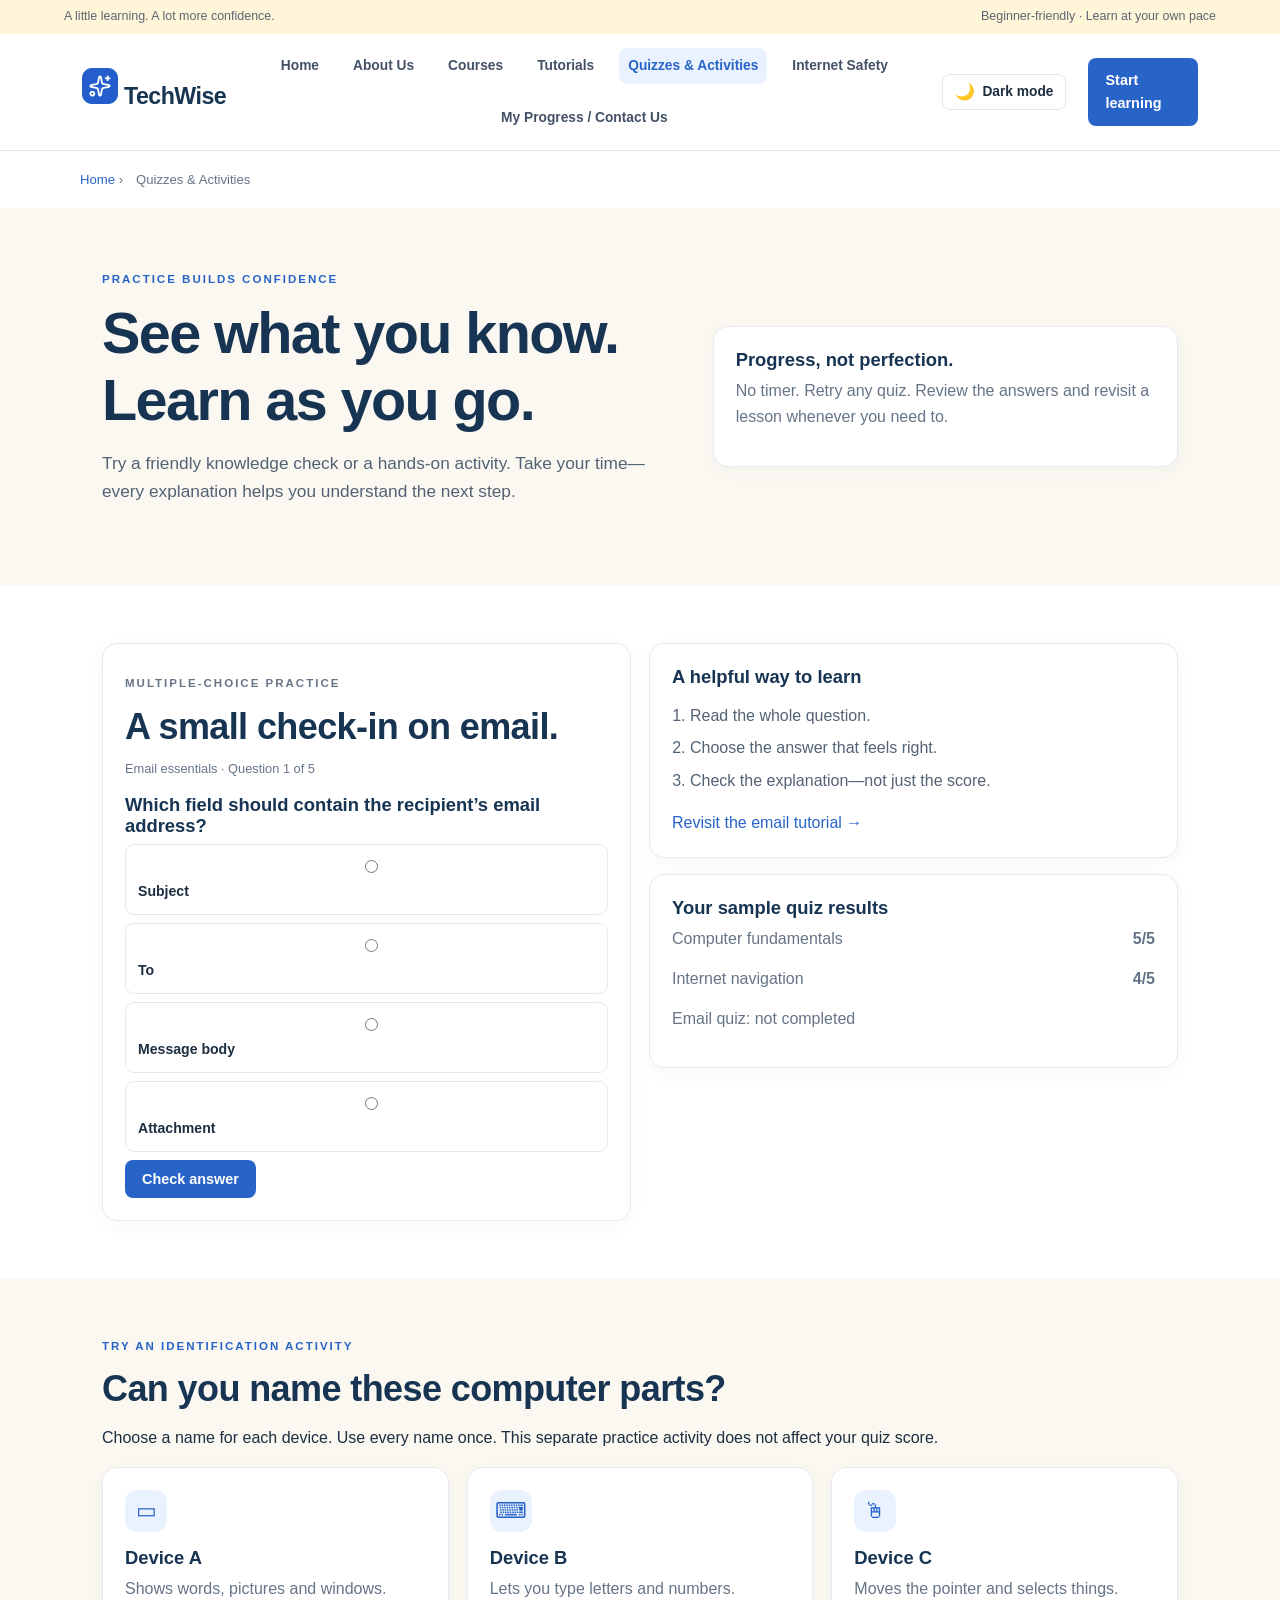
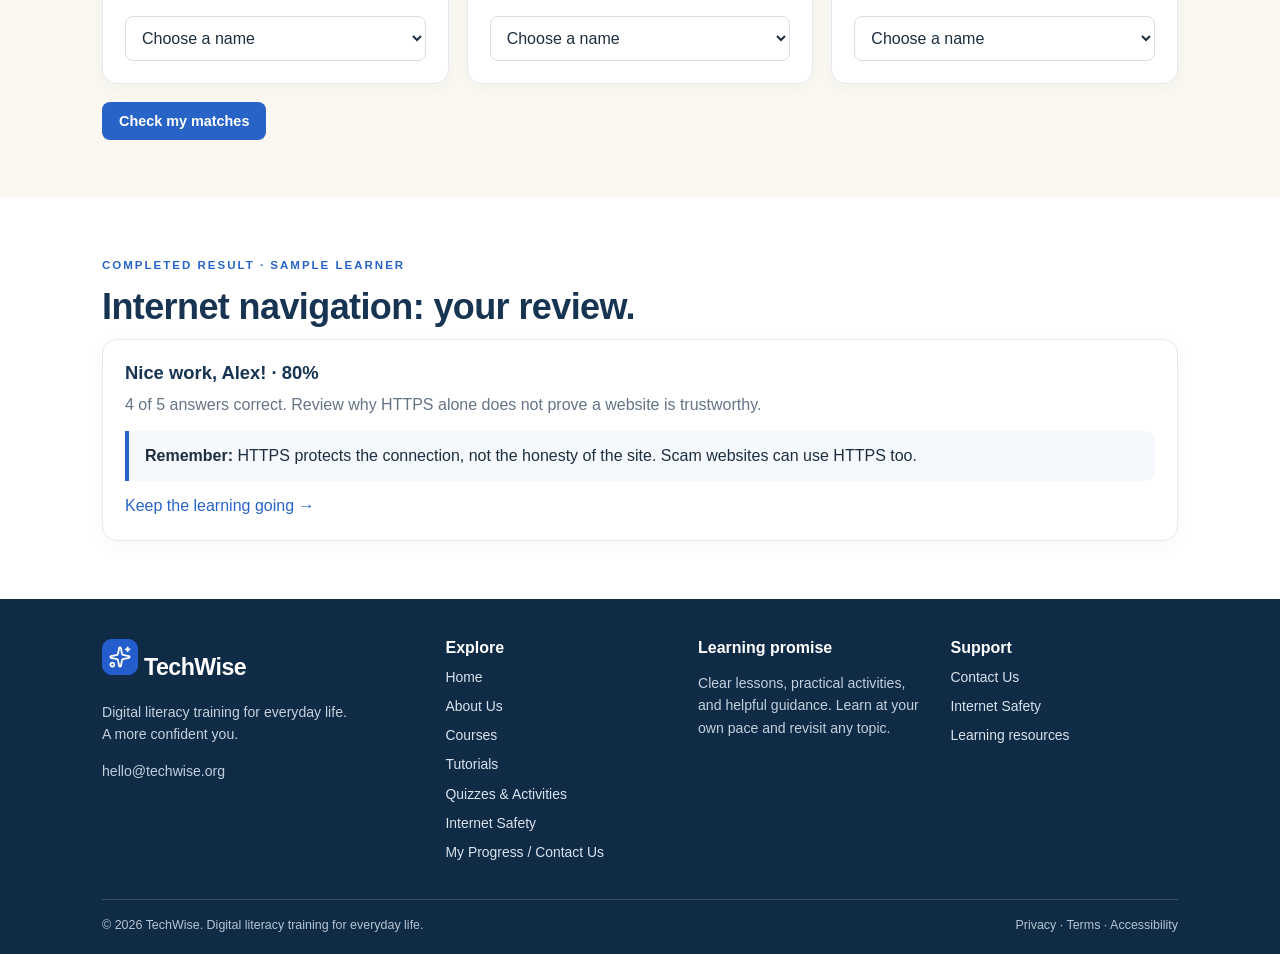
<file: quizzes.html>
<!DOCTYPE html>
<html lang="en">
	<head>
		<meta charset="utf-8"/>
		<meta content="width=device-width, initial-scale=1.0" name="viewport"/>
		<title>
			Quizzes &amp; Activities | TechWise
		</title>
		<link href="styles.css" rel="stylesheet"/>
		<script src="dark-mode.js" defer></script>
	</head>
	<body>
		<div class="topline">
			<span>
				A little learning. A lot more confidence.
			</span>
			<span>
				Beginner-friendly &middot; Learn at your own pace
			</span>
		</div>
		<header>
			<div class="navwrap">
				<a class="brand" href="index.html">
					<img src="images/techwise-logo.png" alt="TechWise Logo">
					TechWise
				</a>
				<nav>
					<a class="" href="index.html">
						Home
					</a>
					<a class="" href="about.html">
						About Us
					</a>
					<a class="" href="courses.html">
						Courses
					</a>
					<a class="" href="tutorials.html">
						Tutorials
					</a>
					<a class="active" href="quizzes.html">
						Quizzes &amp; Activities
					</a>
					<a class="" href="safety.html">
						Internet Safety
					</a>
					<a class="" href="progress.html">
						My Progress / Contact Us
					</a>
				</nav>
				<button class="theme-toggle" id="themeToggle" type="button"
						aria-label="Switch to dark mode" aria-pressed="false">
					<span class="theme-icon" aria-hidden="true">🌙</span>
					<span class="theme-label">Dark mode</span>
				</button>
				<a class="nav-cta" href="courses.html">
					Start learning
				</a>
			</div>
		</header>
		<main>
			<div class="container breadcrumb">
				<a href="index.html">
					Home
				</a>
				&rsaquo;　Quizzes &amp; Activities
			</div>
			<section class="hero">
				<div class="container hero-grid">
					<div>
						<p class="eyebrow">
							Practice builds confidence
						</p>
						<h1>
							See what you know.
							<br/>
							Learn as you go.
						</h1>
						<p class="lead">
							Try a friendly knowledge check or a hands-on activity. Take your time&mdash;every explanation helps you understand the next step.
						</p>
					</div>
					<div class="card">
						<h3>
							Progress, not perfection.
						</h3>
						<p>
							No timer. Retry any quiz. Review the answers and revisit a lesson whenever you need to.
						</p>
					</div>
				</div>
			</section>
			<section class="section">
				<div class="container grid two">
					<div class="card">
						<p class="eyebrow">
							Multiple-choice practice
						</p>
						<h2>
							A small check-in on email.
						</h2>
						<p class="meta">
							Email essentials &middot; Question 1 of 5
						</p>
						<h3>
							Which field should contain the recipient&rsquo;s email address?
						</h3>
						<form id="quizForm">
							<label class="quiz-option">
								<input name="answer" type="radio" value="Subject"/>
								Subject
							</label>
							<label class="quiz-option">
								<input name="answer" type="radio" value="To"/>
								To
							</label>
							<label class="quiz-option">
								<input name="answer" type="radio" value="Message body"/>
								Message body
							</label>
							<label class="quiz-option">
								<input name="answer" type="radio" value="Attachment"/>
								Attachment
							</label>
							<button class="btn" type="submit">
								Check answer
							</button>
						</form>
						<div class="result" id="quizResult" role="status">
						</div>
					</div>
					<div>
						<div class="card">
							<h3>
								A helpful way to learn
							</h3>
							<ol class="checklist">
								<li>
									Read the whole question.
								</li>
								<li>
									Choose the answer that feels right.
								</li>
								<li>
									Check the explanation&mdash;not just the score.
								</li>
							</ol>
							<a href="tutorials.html">
								Revisit the email tutorial &rarr;
							</a>
						</div>
						<div class="card" style="margin-top:16px">
							<h3>
								Your sample quiz results
							</h3>
							<p>
								Computer fundamentals
								<strong style="float:right">
									5/5
								</strong>
							</p>
							<p>
								Internet navigation
								<strong style="float:right">
									4/5
								</strong>
							</p>
							<p>
								Email quiz: not completed
							</p>
						</div>
					</div>
				</div>
			</section>
			<section class="section cream">
				<div class="container">
					<p class="eyebrow">
						Try an identification activity
					</p>
					<h2>
						Can you name these computer parts?
					</h2>
					<p>
						Choose a name for each device. Use every name once. This separate practice activity does not affect your quiz score.
					</p>
					<div class="grid">
						<div class="card">
							<div class="icon">
								&rect;
							</div>
							<h3>
								Device A
							</h3>
							<p>
								Shows words, pictures and windows.
							</p>
							<select id="deviceA">
								<option value="">
									Choose a name
								</option>
								<option>
									Monitor
								</option>
								<option>
									Keyboard
								</option>
								<option>
									Mouse
								</option>
							</select>
						</div>
						<div class="card">
							<div class="icon">
								⌨
							</div>
							<h3>
								Device B
							</h3>
							<p>
								Lets you type letters and numbers.
							</p>
							<select id="deviceB">
								<option value="">
									Choose a name
								</option>
								<option>
									Monitor
								</option>
								<option>
									Keyboard
								</option>
								<option>
									Mouse
								</option>
							</select>
						</div>
						<div class="card">
							<div class="icon">
								🖱
							</div>
							<h3>
								Device C
							</h3>
							<p>
								Moves the pointer and selects things.
							</p>
							<select id="deviceC">
								<option value="">
									Choose a name
								</option>
								<option>
									Monitor
								</option>
								<option>
									Keyboard
								</option>
								<option>
									Mouse
								</option>
							</select>
						</div>
					</div>
					<button class="btn" id="matchBtn" style="margin-top:18px">
						Check my matches
					</button>
					<div class="result" id="matchResult">
					</div>
				</div>
			</section>
			<section class="section">
				<div class="container">
					<p class="eyebrow">
						Completed result &middot; Sample learner
					</p>
					<h2>
						Internet navigation: your review.
					</h2>
					<div class="card">
						<h3>
							Nice work, Alex! &middot; 80%
						</h3>
						<p>
							4 of 5 answers correct. Review why HTTPS alone does not prove a website is trustworthy.
						</p>
						<div class="safety">
							<strong>
								Remember:
							</strong>
							HTTPS protects the connection, not the honesty of the site. Scam websites can use HTTPS too.
						</div>
						<a href="courses.html">
							Keep the learning going &rarr;
						</a>
					</div>
				</div>
			</section>
			<script>
				document.getElementById('quizForm').addEventListener('submit',function(e){e.preventDefault();const v=document.querySelector('input[name="answer"]:checked');const r=document.getElementById('quizResult');r.style.display='block';if(!v){r.textContent='Please choose an answer first.';return;}r.textContent=v.value==='To'?'Correct! The To field contains the recipient’s email address.':'Not quite. The correct answer is To. This field contains the recipient’s email address.';});
document.getElementById('matchBtn').addEventListener('click',function(){const vals=[deviceA.value,deviceB.value,deviceC.value];const r=document.getElementById('matchResult');r.style.display='block';if(vals.some(v=>!v)){r.textContent='Choose a name for all three devices first.';return;}let score=(vals[0]==='Monitor')+(vals[1]==='Keyboard')+(vals[2]==='Mouse');r.textContent=score+'/3 correct. '+(score===3?'Excellent work!':'Review the device descriptions and try again.');});
			</script>
		</main>
		<footer>
			<div class="container">
				<div class="footer-grid">
					<div>
						<div class="brand">
							<img src="images/techwise-logo.png" alt="TechWise Logo">
							TechWise
						</div>
						<p>
							Digital literacy training for everyday life.
							<br/>
							A more confident you.
						</p>
						<p>
							hello@techwise.org
						</p>
					</div>
					<div>
						<h3>
							Explore
						</h3>
						<a href="index.html">
							Home
						</a>
						<a href="about.html">
							About Us
						</a>
						<a href="courses.html">
							Courses
						</a>
						<a href="tutorials.html">
							Tutorials
						</a>
						<a href="quizzes.html">
							Quizzes &amp; Activities
						</a>
						<a href="safety.html">
							Internet Safety
						</a>
						<a href="progress.html">
							My Progress / Contact Us
						</a>
					</div>
					<div>
						<h3>
							Learning promise
						</h3>
						<p>
							Clear lessons, practical activities, and helpful guidance. Learn at your own pace and revisit any topic.
						</p>
					</div>
					<div>
						<h3>
							Support
						</h3>
						<a href="progress.html#contact">
							Contact Us
						</a>
						<a href="safety.html">
							Internet Safety
						</a>
						<a href="tutorials.html">
							Learning resources
						</a>
					</div>
				</div>
				<div class="copyright">
					<span>
						&copy; 2026 TechWise. Digital literacy training for everyday life.
					</span>
					<span>
						Privacy &middot; Terms &middot; Accessibility
					</span>
				</div>
			</div>
		</footer>
	</body>
</html>
</file>
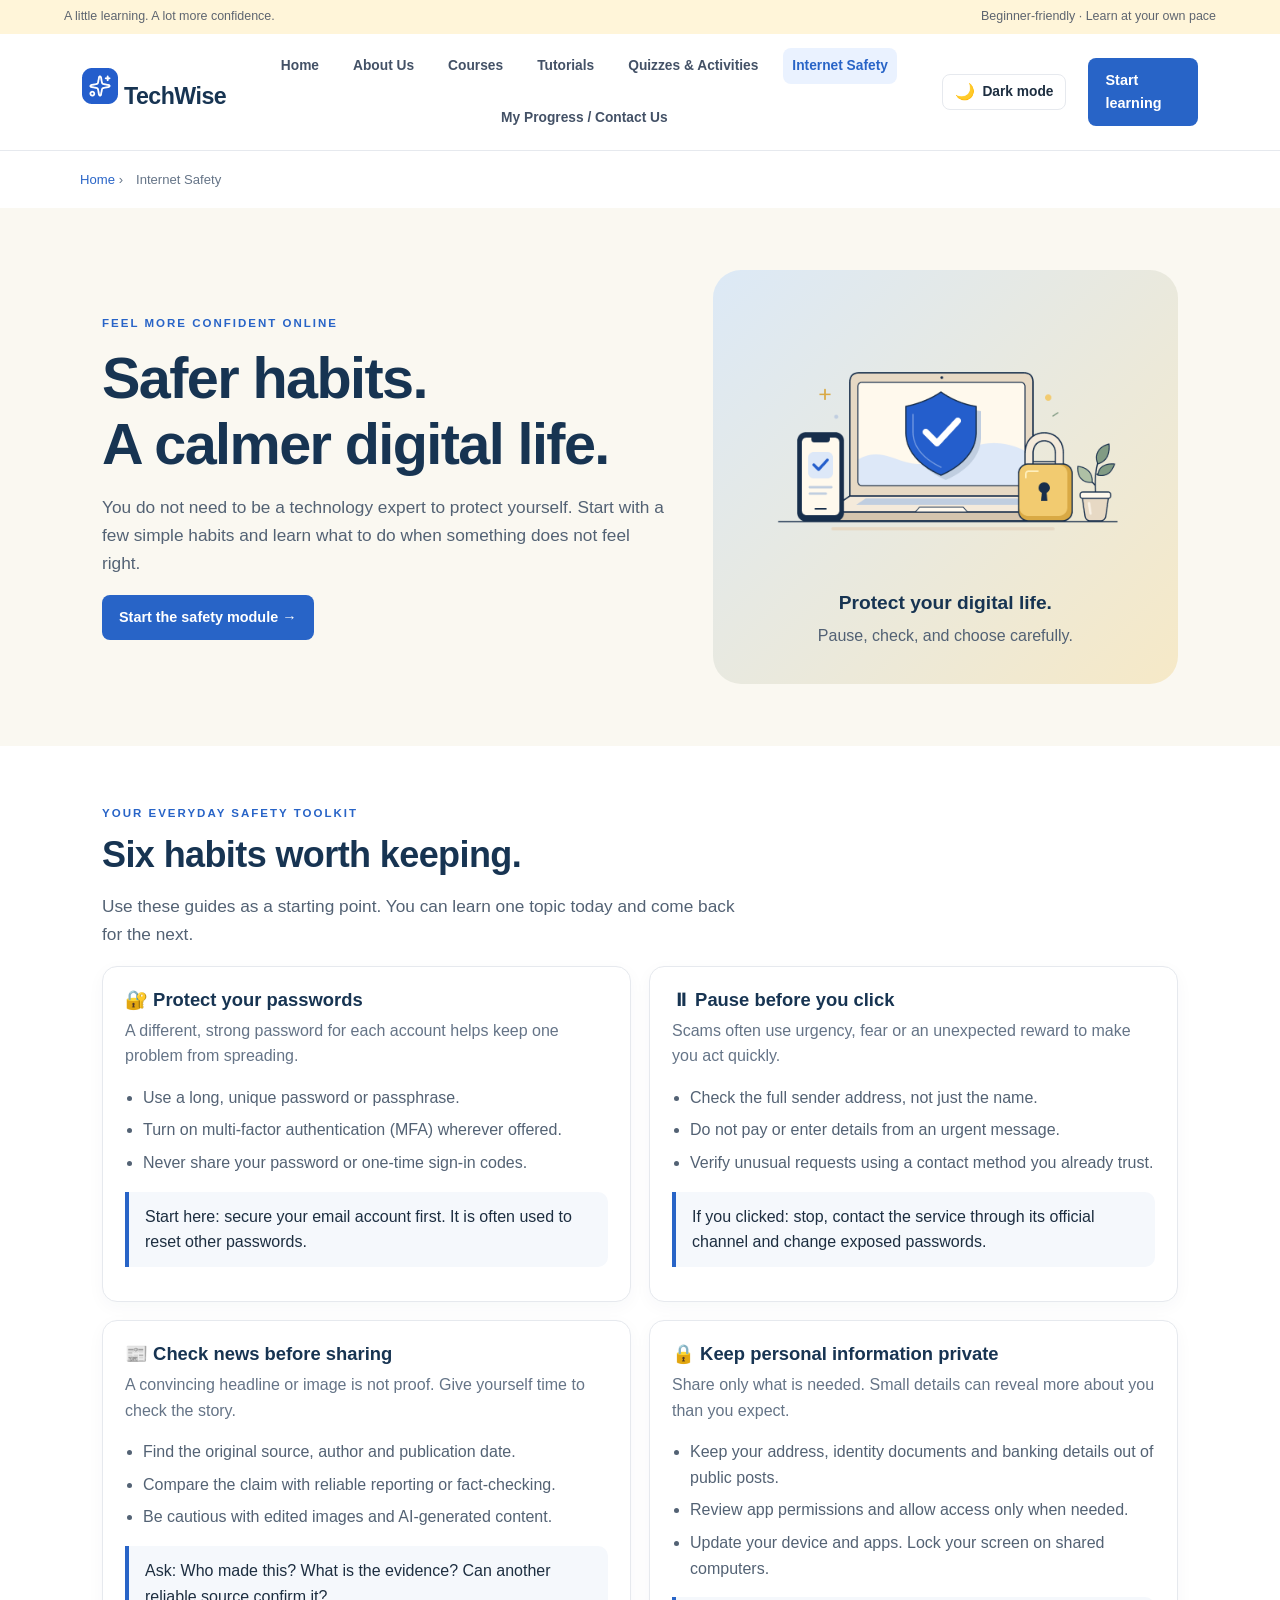
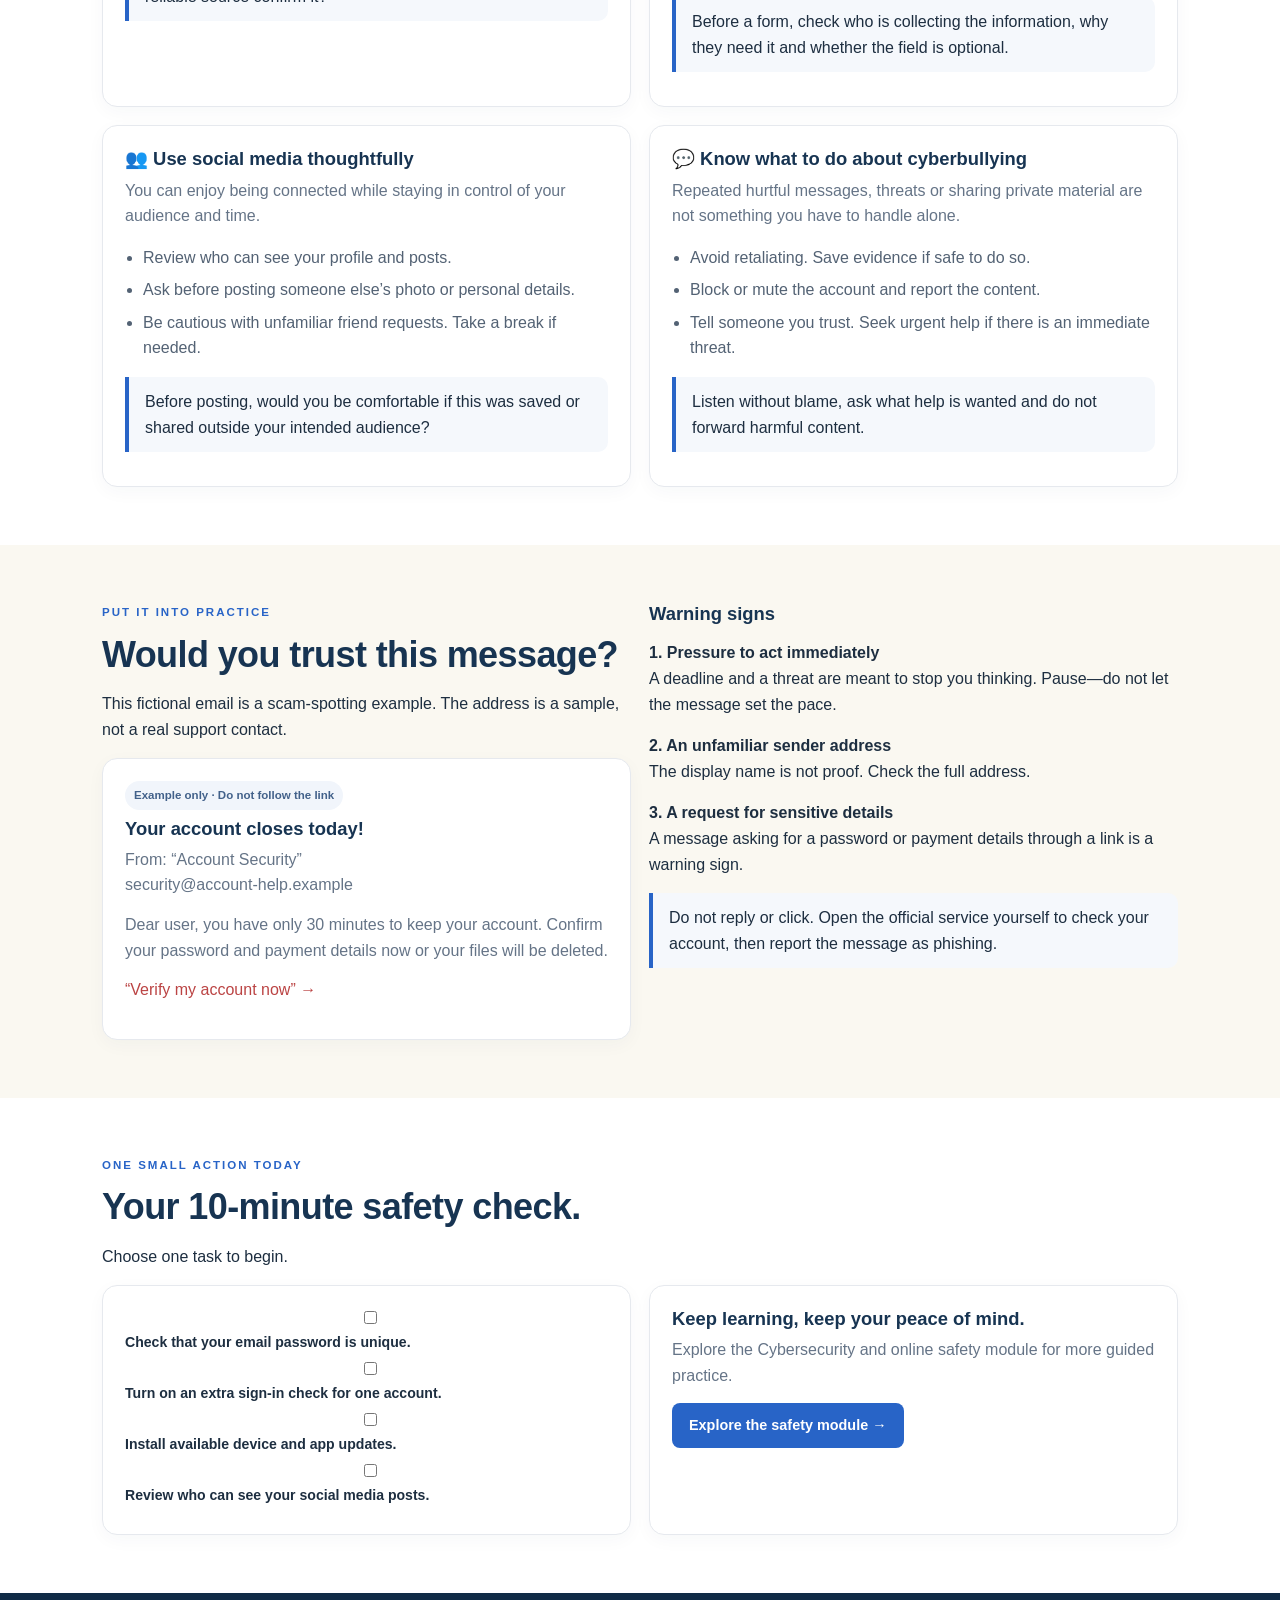
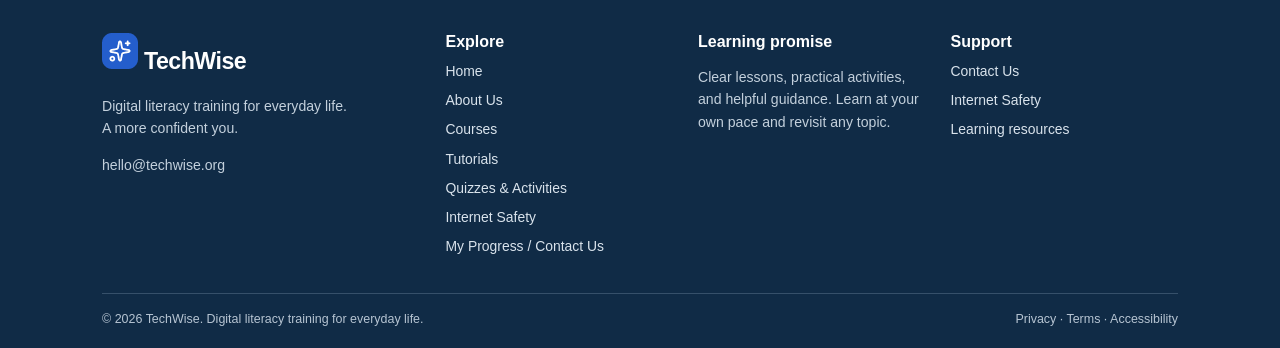
<file: safety.html>
<!DOCTYPE html>
<html lang="en">
	<head>
		<meta charset="utf-8"/>
		<meta content="width=device-width, initial-scale=1.0" name="viewport"/>
		<title>
			Internet Safety | TechWise
		</title>
		<link href="styles.css" rel="stylesheet"/>
		<script src="dark-mode.js" defer></script>
	</head>
	<body>
		<div class="topline">
			<span>
				A little learning. A lot more confidence.
			</span>
			<span>
				Beginner-friendly &middot; Learn at your own pace
			</span>
		</div>
		<header>
			<div class="navwrap">
				<a class="brand" href="index.html">
					<img src="images/techwise-logo.png" alt="TechWise Logo">
					TechWise
				</a>
				<nav>
					<a class="" href="index.html">
						Home
					</a>
					<a class="" href="about.html">
						About Us
					</a>
					<a class="" href="courses.html">
						Courses
					</a>
					<a class="" href="tutorials.html">
						Tutorials
					</a>
					<a class="" href="quizzes.html">
						Quizzes &amp; Activities
					</a>
					<a class="active" href="safety.html">
						Internet Safety
					</a>
					<a class="" href="progress.html">
						My Progress / Contact Us
					</a>
				</nav>
				<button class="theme-toggle" id="themeToggle" type="button"
						aria-label="Switch to dark mode" aria-pressed="false">
					<span class="theme-icon" aria-hidden="true">🌙</span>
					<span class="theme-label">Dark mode</span>
				</button>
				<a class="nav-cta" href="courses.html">
					Start learning
				</a>
			</div>
		</header>
		<main>
			<div class="container breadcrumb">
				<a href="index.html">
					Home
				</a>
				&rsaquo;　Internet Safety
			</div>
			<section class="hero">
				<div class="container hero-grid">
					<div>
						<p class="eyebrow">
							Feel more confident online
						</p>
						<h1>
							Safer habits.
							<br/>
							A calmer digital life.
						</h1>
						<p class="lead">
							You do not need to be a technology expert to protect yourself. Start with a few simple habits and learn what to do when something does not feel right.
						</p>
						<a class="btn" href="#toolkit">
							Start the safety module &rarr;
						</a>
					</div>
					<div class="hero-art">
						<div>
							<img src="images/security.png" alt="Graphic of devices represented with security" height="280px">
							<strong>
								Protect your digital life.
							</strong>
							<p>
								Pause, check, and choose carefully.
							</p>
						</div>
					</div>
				</div>
			</section>
			<section class="section" id="toolkit">
				<div class="container">
					<p class="eyebrow">
						Your everyday safety toolkit
					</p>
					<h2>
						Six habits worth keeping.
					</h2>
					<p class="lead">
						Use these guides as a starting point. You can learn one topic today and come back for the next.
					</p>
					<div class="grid two">
						<div class="card">
							<h3>
								🔐 Protect your passwords
							</h3>
							<p>
								A different, strong password for each account helps keep one problem from spreading.
							</p>
							<ul class="checklist">
								<li>
									Use a long, unique password or passphrase.
								</li>
								<li>
									Turn on multi-factor authentication (MFA) wherever offered.
								</li>
								<li>
									Never share your password or one-time sign-in codes.
								</li>
							</ul>
							<div class="safety">
								Start here: secure your email account first. It is often used to reset other passwords.
							</div>
						</div>
						<div class="card">
							<h3>
								⏸ Pause before you click
							</h3>
							<p>
								Scams often use urgency, fear or an unexpected reward to make you act quickly.
							</p>
							<ul class="checklist">
								<li>
									Check the full sender address, not just the name.
								</li>
								<li>
									Do not pay or enter details from an urgent message.
								</li>
								<li>
									Verify unusual requests using a contact method you already trust.
								</li>
							</ul>
							<div class="safety">
								If you clicked: stop, contact the service through its official channel and change exposed passwords.
							</div>
						</div>
						<div class="card">
							<h3>
								📰 Check news before sharing
							</h3>
							<p>
								A convincing headline or image is not proof. Give yourself time to check the story.
							</p>
							<ul class="checklist">
								<li>
									Find the original source, author and publication date.
								</li>
								<li>
									Compare the claim with reliable reporting or fact-checking.
								</li>
								<li>
									Be cautious with edited images and AI-generated content.
								</li>
							</ul>
							<div class="safety">
								Ask: Who made this? What is the evidence? Can another reliable source confirm it?
							</div>
						</div>
						<div class="card">
							<h3>
								🔒 Keep personal information private
							</h3>
							<p>
								Share only what is needed. Small details can reveal more about you than you expect.
							</p>
							<ul class="checklist">
								<li>
									Keep your address, identity documents and banking details out of public posts.
								</li>
								<li>
									Review app permissions and allow access only when needed.
								</li>
								<li>
									Update your device and apps. Lock your screen on shared computers.
								</li>
							</ul>
							<div class="safety">
								Before a form, check who is collecting the information, why they need it and whether the field is optional.
							</div>
						</div>
						<div class="card">
							<h3>
								👥 Use social media thoughtfully
							</h3>
							<p>
								You can enjoy being connected while staying in control of your audience and time.
							</p>
							<ul class="checklist">
								<li>
									Review who can see your profile and posts.
								</li>
								<li>
									Ask before posting someone else&rsquo;s photo or personal details.
								</li>
								<li>
									Be cautious with unfamiliar friend requests. Take a break if needed.
								</li>
							</ul>
							<div class="safety">
								Before posting, would you be comfortable if this was saved or shared outside your intended audience?
							</div>
						</div>
						<div class="card">
							<h3>
								💬 Know what to do about cyberbullying
							</h3>
							<p>
								Repeated hurtful messages, threats or sharing private material are not something you have to handle alone.
							</p>
							<ul class="checklist">
								<li>
									Avoid retaliating. Save evidence if safe to do so.
								</li>
								<li>
									Block or mute the account and report the content.
								</li>
								<li>
									Tell someone you trust. Seek urgent help if there is an immediate threat.
								</li>
							</ul>
							<div class="safety">
								Listen without blame, ask what help is wanted and do not forward harmful content.
							</div>
						</div>
					</div>
				</div>
			</section>
			<section class="section cream">
				<div class="container grid two">
					<div>
						<p class="eyebrow">
							Put it into practice
						</p>
						<h2>
							Would you trust this message?
						</h2>
						<p>
							This fictional email is a scam-spotting example. The address is a sample, not a real support contact.
						</p>
						<div class="card">
							<span class="tag">
								Example only &middot; Do not follow the link
							</span>
							<h3>
								Your account closes today!
							</h3>
							<p>
								From: &ldquo;Account Security&rdquo;
								<br/>
								security@account-help.example
							</p>
							<p>
								Dear user, you have only 30 minutes to keep your account. Confirm your password and payment details now or your files will be deleted.
							</p>
							<p style="color:#b44">
								&ldquo;Verify my account now&rdquo; &rarr;
							</p>
						</div>
					</div>
					<div>
						<h3>
							Warning signs
						</h3>
						<p>
							<strong>
								1. Pressure to act immediately
							</strong>
							<br/>
							A deadline and a threat are meant to stop you thinking. Pause&mdash;do not let the message set the pace.
						</p>
						<p>
							<strong>
								2. An unfamiliar sender address
							</strong>
							<br/>
							The display name is not proof. Check the full address.
						</p>
						<p>
							<strong>
								3. A request for sensitive details
							</strong>
							<br/>
							A message asking for a password or payment details through a link is a warning sign.
						</p>
						<div class="safety">
							Do not reply or click. Open the official service yourself to check your account, then report the message as phishing.
						</div>
					</div>
				</div>
			</section>
			<section class="section">
				<div class="container">
					<p class="eyebrow">
						One small action today
					</p>
					<h2>
						Your 10-minute safety check.
					</h2>
					<p>
						Choose one task to begin.
					</p>
					<div class="grid two">
						<div class="card">
							<label>
								<input type="checkbox"/>
								Check that your email password is unique.
							</label>
							<label>
								<input type="checkbox"/>
								Turn on an extra sign-in check for one account.
							</label>
							<label>
								<input type="checkbox"/>
								Install available device and app updates.
							</label>
							<label>
								<input type="checkbox"/>
								Review who can see your social media posts.
							</label>
						</div>
						<div class="card">
							<h3>
								Keep learning, keep your peace of mind.
							</h3>
							<p>
								Explore the Cybersecurity and online safety module for more guided practice.
							</p>
							<a class="btn" href="courses.html">
								Explore the safety module &rarr;
							</a>
						</div>
					</div>
				</div>
			</section>
		</main>
		<footer>
			<div class="container">
				<div class="footer-grid">
					<div>
						<div class="brand">
							<img src="images/techwise-logo.png" alt="TechWise Logo">
							TechWise
						</div>
						<p>
							Digital literacy training for everyday life.
							<br/>
							A more confident you.
						</p>
						<p>
							hello@techwise.org
						</p>
					</div>
					<div>
						<h3>
							Explore
						</h3>
						<a href="index.html">
							Home
						</a>
						<a href="about.html">
							About Us
						</a>
						<a href="courses.html">
							Courses
						</a>
						<a href="tutorials.html">
							Tutorials
						</a>
						<a href="quizzes.html">
							Quizzes &amp; Activities
						</a>
						<a href="safety.html">
							Internet Safety
						</a>
						<a href="progress.html">
							My Progress / Contact Us
						</a>
					</div>
					<div>
						<h3>
							Learning promise
						</h3>
						<p>
							Clear lessons, practical activities, and helpful guidance. Learn at your own pace and revisit any topic.
						</p>
					</div>
					<div>
						<h3>
							Support
						</h3>
						<a href="progress.html#contact">
							Contact Us
						</a>
						<a href="safety.html">
							Internet Safety
						</a>
						<a href="tutorials.html">
							Learning resources
						</a>
					</div>
				</div>
				<div class="copyright">
					<span>
						&copy; 2026 TechWise. Digital literacy training for everyday life.
					</span>
					<span>
						Privacy &middot; Terms &middot; Accessibility
					</span>
				</div>
			</div>
		</footer>
	</body>
</html>
</file>
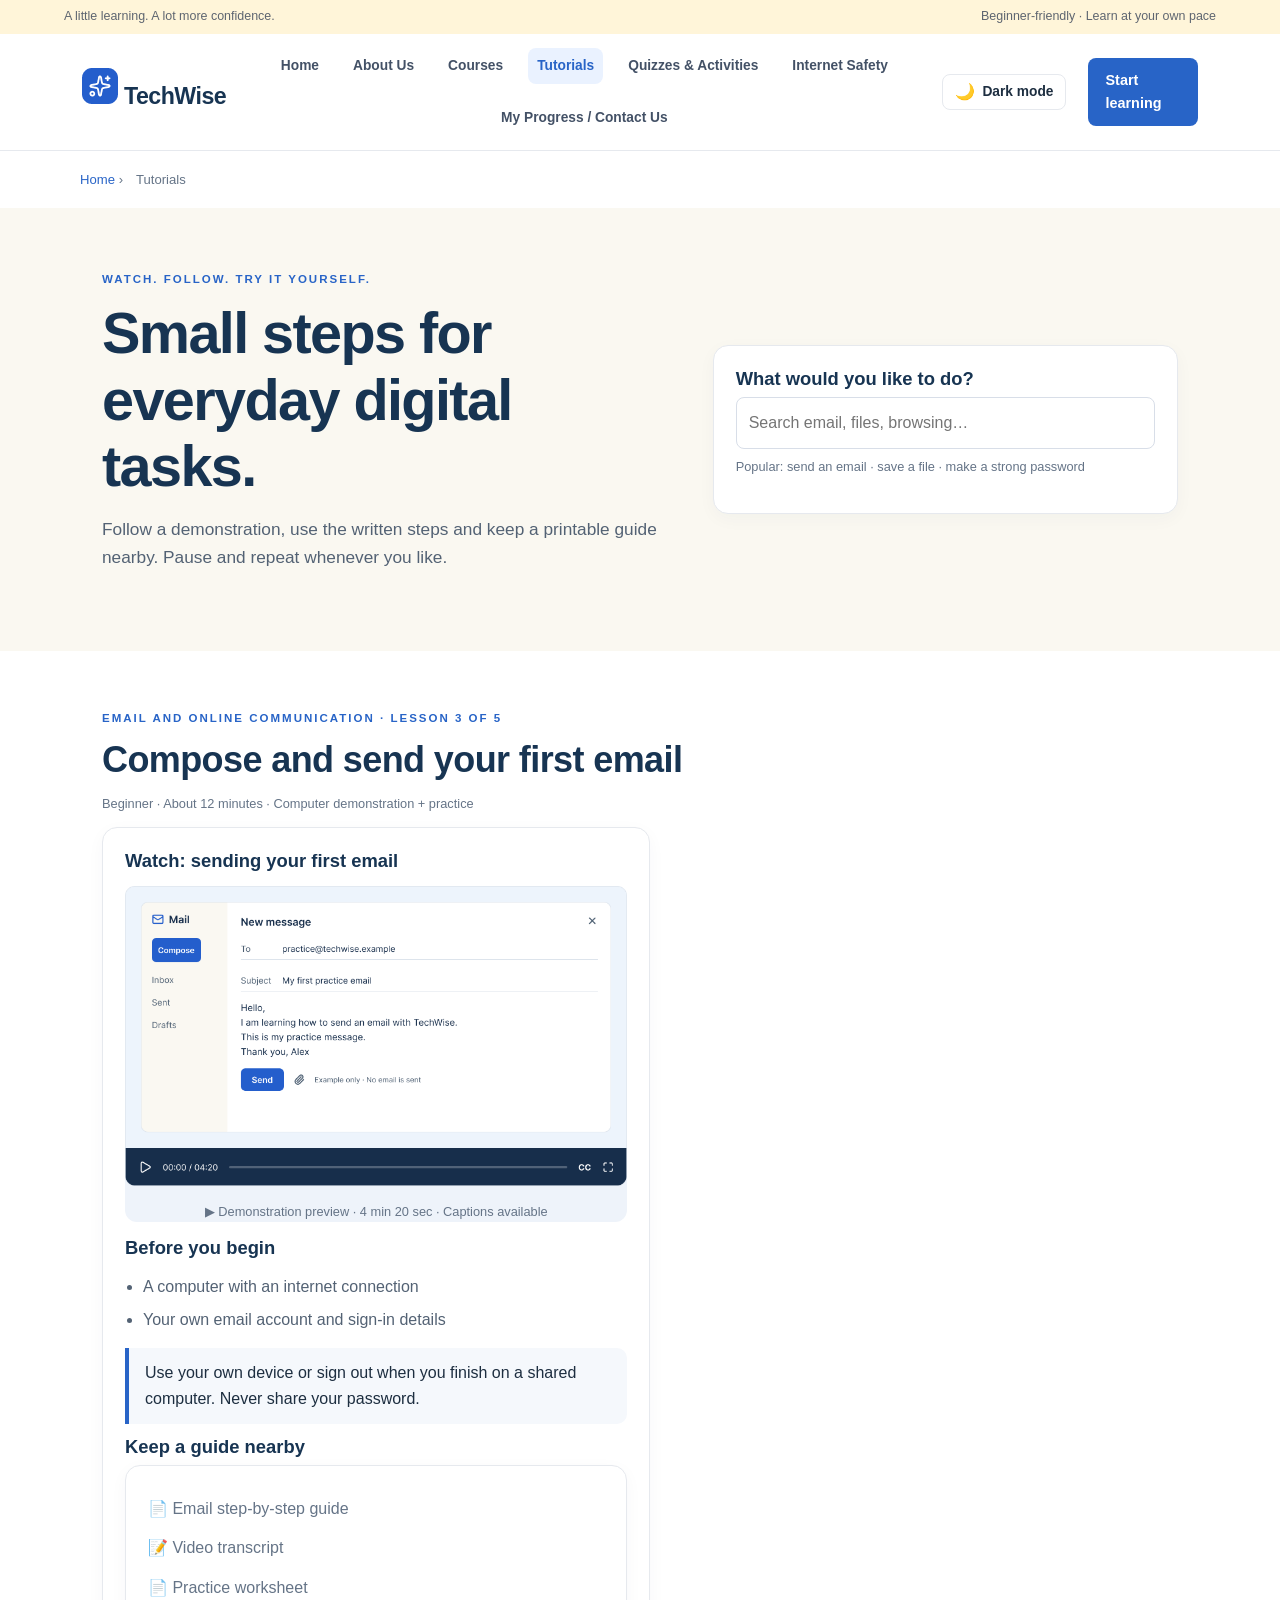
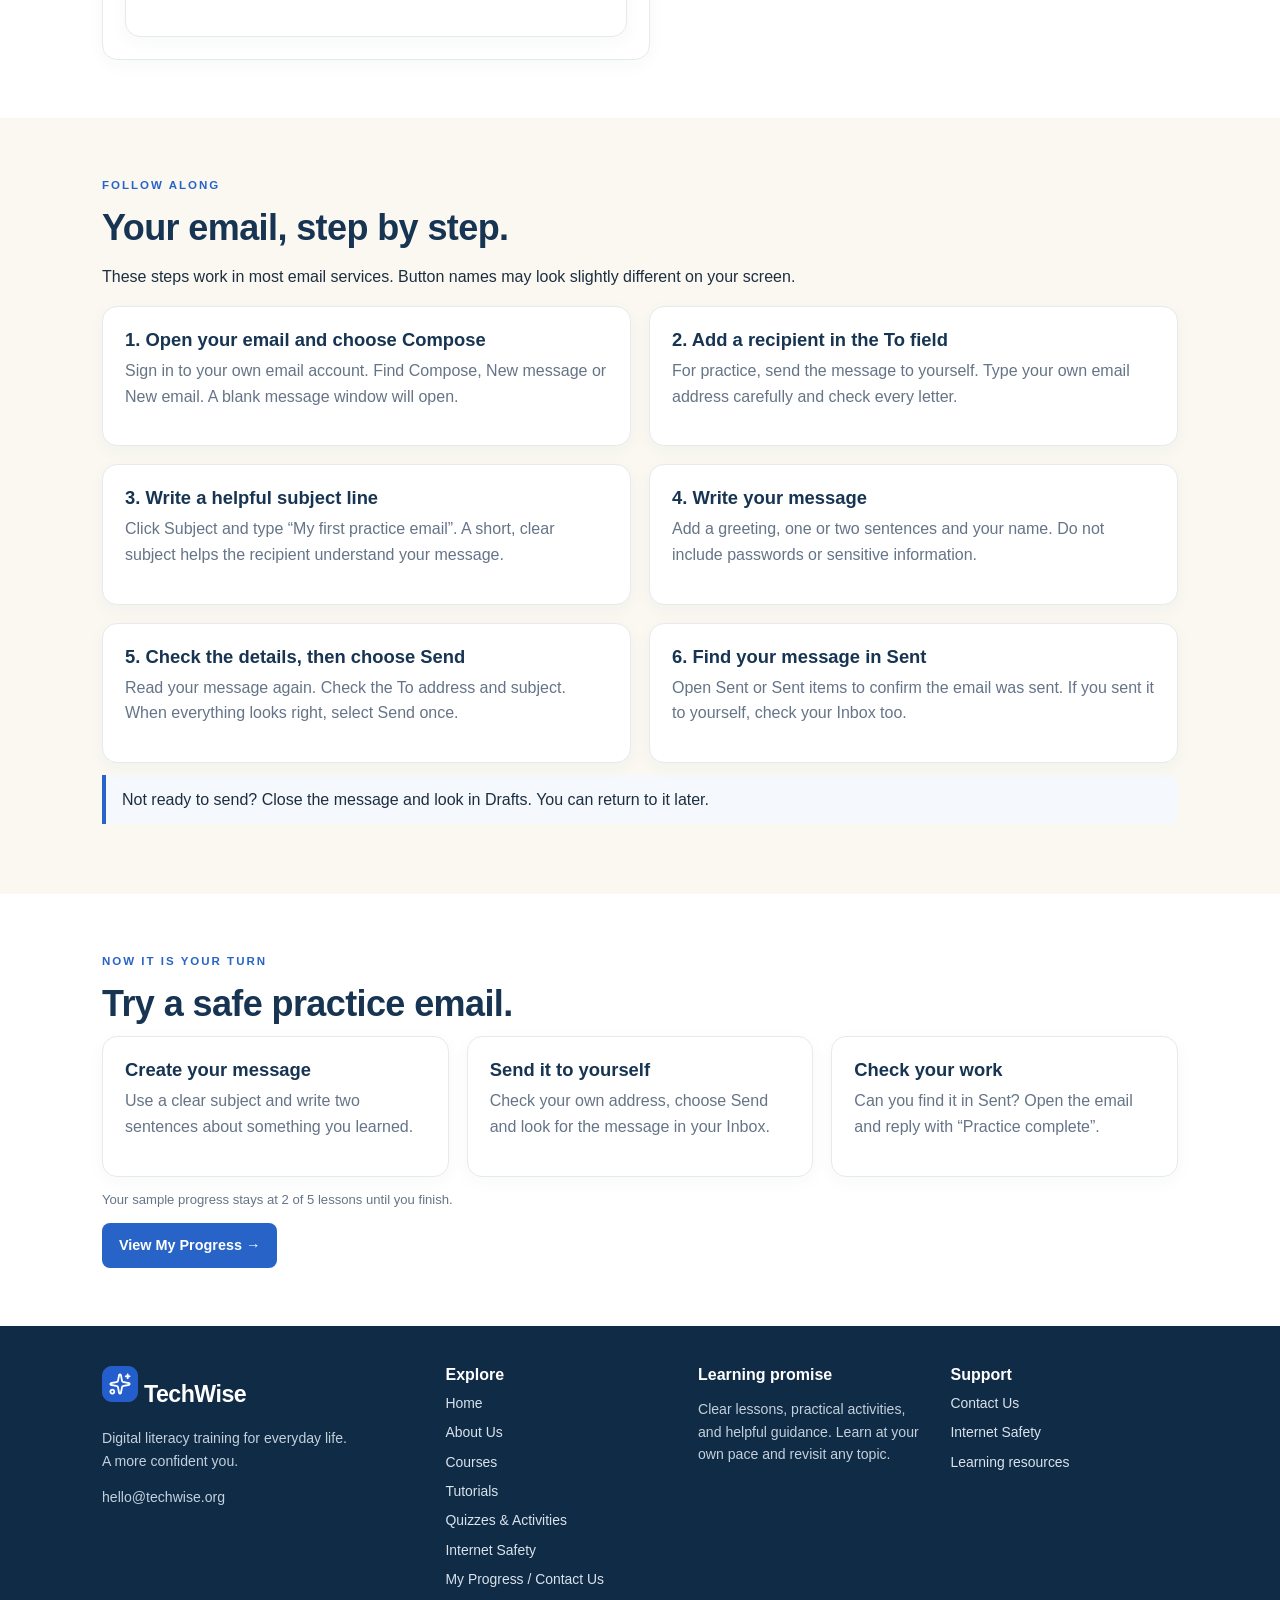
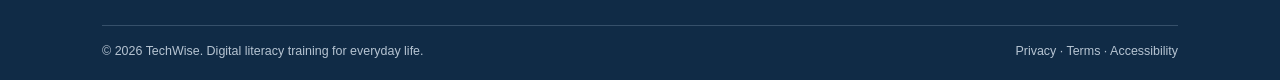
<file: tutorials.html>
<!DOCTYPE html>
<html lang="en">
	<head>
		<meta charset="utf-8"/>
		<meta content="width=device-width, initial-scale=1.0" name="viewport"/>
		<title>
			Tutorials | TechWise
		</title>
		<link href="styles.css" rel="stylesheet"/>
		<script src="dark-mode.js" defer></script>
	</head>
	<body>
		<div class="topline">
			<span>
				A little learning. A lot more confidence.
			</span>
			<span>
				Beginner-friendly &middot; Learn at your own pace
			</span>
		</div>
		<header>
			<div class="navwrap">
				<a class="brand" href="index.html">
					<img src="images/techwise-logo.png" alt="TechWise Logo">
					TechWise
				</a>
				<nav>
					<a class="" href="index.html">
						Home
					</a>
					<a class="" href="about.html">
						About Us
					</a>
					<a class="" href="courses.html">
						Courses
					</a>
					<a class="active" href="tutorials.html">
						Tutorials
					</a>
					<a class="" href="quizzes.html">
						Quizzes &amp; Activities
					</a>
					<a class="" href="safety.html">
						Internet Safety
					</a>
					<a class="" href="progress.html">
						My Progress / Contact Us
					</a>
				</nav>
				<button class="theme-toggle" id="themeToggle" type="button"
						aria-label="Switch to dark mode" aria-pressed="false">
					<span class="theme-icon" aria-hidden="true">🌙</span>
					<span class="theme-label">Dark mode</span>
				</button>
				<a class="nav-cta" href="courses.html">
					Start learning
				</a>
			</div>
		</header>
		<main>
			<div class="container breadcrumb">
				<a href="index.html">
					Home
				</a>
				&rsaquo;　Tutorials
			</div>
			<section class="hero">
				<div class="container hero-grid">
					<div>
						<p class="eyebrow">
							Watch. Follow. Try it yourself.
						</p>
						<h1>
							Small steps for everyday digital tasks.
						</h1>
						<p class="lead">
							Follow a demonstration, use the written steps and keep a printable guide nearby. Pause and repeat whenever you like.
						</p>
					</div>
					<div class="card">
						<h3>
							What would you like to do?
						</h3>
						<input aria-label="Search tutorials" placeholder="Search email, files, browsing&hellip;"/>
						<p class="meta">
							Popular: send an email &middot; save a file &middot; make a strong password
						</p>
					</div>
				</div>
			</section>
			<section class="section">
				<div class="container">
					<p class="eyebrow">
						Email and online communication &middot; Lesson 3 of 5
					</p>
					<h2>
						Compose and send your first email
					</h2>
					<p class="meta">
						Beginner &middot; About 12 minutes &middot; Computer demonstration + practice
					</p>
					<div class="grid two">
						<div class="card">
							<h3>
								Watch: sending your first email
							</h3>
							<div style="background:#eef3fa;border-radius:12px;padding:0px;text-align:center;margin:15px 0">
							<img src="images/email-demonstration.png" alt="Email demonstration video" height="300px">
							<p class="meta">
								▶ Demonstration preview &middot; 4 min 20 sec &middot; Captions available
							</p>
						</div>
						<div>
							<h3>
								Before you begin
							</h3>
							<ul class="checklist">
								<li>
									A computer with an internet connection
								</li>
								<li>
									Your own email account and sign-in details
								</li>
							</ul>
							<div class="safety">
								Use your own device or sign out when you finish on a shared computer. Never share your password.
							</div>
							<h3>
								Keep a guide nearby
							</h3>
							<div class="card">
								<p>
									📄 Email step-by-step guide
								</p>
								<p>
									📝 Video transcript
								</p>
								<p>
									📄 Practice worksheet
								</p>
							</div>
						</div>
					</div>
				</div>
			</section>
			<section class="section cream">
				<div class="container">
					<p class="eyebrow">
						Follow along
					</p>
					<h2>
						Your email, step by step.
					</h2>
					<p>
						These steps work in most email services. Button names may look slightly different on your screen.
					</p>
					<div class="grid two">
						<div class="card">
							<h3>
								1. Open your email and choose Compose
							</h3>
							<p>
								Sign in to your own email account. Find Compose, New message or New email. A blank message window will open.
							</p>
						</div>
						<div class="card">
							<h3>
								2. Add a recipient in the To field
							</h3>
							<p>
								For practice, send the message to yourself. Type your own email address carefully and check every letter.
							</p>
						</div>
						<div class="card">
							<h3>
								3. Write a helpful subject line
							</h3>
							<p>
								Click Subject and type &ldquo;My first practice email&rdquo;. A short, clear subject helps the recipient understand your message.
							</p>
						</div>
						<div class="card">
							<h3>
								4. Write your message
							</h3>
							<p>
								Add a greeting, one or two sentences and your name. Do not include passwords or sensitive information.
							</p>
						</div>
						<div class="card">
							<h3>
								5. Check the details, then choose Send
							</h3>
							<p>
								Read your message again. Check the To address and subject. When everything looks right, select Send once.
							</p>
						</div>
						<div class="card">
							<h3>
								6. Find your message in Sent
							</h3>
							<p>
								Open Sent or Sent items to confirm the email was sent. If you sent it to yourself, check your Inbox too.
							</p>
						</div>
					</div>
					<div class="safety">
						Not ready to send? Close the message and look in Drafts. You can return to it later.
					</div>
				</div>
			</section>
			<section class="section">
				<div class="container">
					<p class="eyebrow">
						Now it is your turn
					</p>
					<h2>
						Try a safe practice email.
					</h2>
					<div class="grid">
						<div class="card">
							<h3>
								Create your message
							</h3>
							<p>
								Use a clear subject and write two sentences about something you learned.
							</p>
						</div>
						<div class="card">
							<h3>
								Send it to yourself
							</h3>
							<p>
								Check your own address, choose Send and look for the message in your Inbox.
							</p>
						</div>
						<div class="card">
							<h3>
								Check your work
							</h3>
							<p>
								Can you find it in Sent? Open the email and reply with &ldquo;Practice complete&rdquo;.
							</p>
						</div>
					</div>
					<p class="note">
						Your sample progress stays at 2 of 5 lessons until you finish.
					</p>
					<a class="btn" href="progress.html">
						View My Progress &rarr;
					</a>
				</div>
			</section>
		</main>
		<footer>
			<div class="container">
				<div class="footer-grid">
					<div>
						<div class="brand">
							<img src="images/techwise-logo.png" alt="TechWise Logo">
							TechWise
						</div>
						<p>
							Digital literacy training for everyday life.
							<br/>
							A more confident you.
						</p>
						<p>
							hello@techwise.org
						</p>
					</div>
					<div>
						<h3>
							Explore
						</h3>
						<a href="index.html">
							Home
						</a>
						<a href="about.html">
							About Us
						</a>
						<a href="courses.html">
							Courses
						</a>
						<a href="tutorials.html">
							Tutorials
						</a>
						<a href="quizzes.html">
							Quizzes &amp; Activities
						</a>
						<a href="safety.html">
							Internet Safety
						</a>
						<a href="progress.html">
							My Progress / Contact Us
						</a>
					</div>
					<div>
						<h3>
							Learning promise
						</h3>
						<p>
							Clear lessons, practical activities, and helpful guidance. Learn at your own pace and revisit any topic.
						</p>
					</div>
					<div>
						<h3>
							Support
						</h3>
						<a href="progress.html#contact">
							Contact Us
						</a>
						<a href="safety.html">
							Internet Safety
						</a>
						<a href="tutorials.html">
							Learning resources
						</a>
					</div>
				</div>
				<div class="copyright">
					<span>
						&copy; 2026 TechWise. Digital literacy training for everyday life.
					</span>
					<span>
						Privacy &middot; Terms &middot; Accessibility
					</span>
				</div>
			</div>
		</footer>
	</body>
</html>
</file>
<file: styles.css>
:root {
	--navy:#173452;
	--blue:#2864c7;
	--blue2:#eaf2ff;
	--cream:#faf8f1;
	--ink:#1d2e40;
	--muted:#657487;
	--line:#e6e9ee;
	--white:#fff;
	--gold:#f5d46e;
}
* {
	box-sizing:border-box
}
html {
	scroll-behavior:smooth
}
body {
	margin:0;
	font-family:Arial,Helvetica,sans-serif;
	color:var(--ink);
	line-height:1.6;
	background:#fff
}
a {
	color:var(--blue);
	text-decoration:none
}
a:hover {
	text-decoration:underline
}
.topline {
	background:#fff5d9;
	padding:7px 5%;
	font-size:.78rem;
	color:#5e6570;
	display:flex;
	justify-content:space-between;
	gap:12px
}
header {
	background:#fff;
	border-bottom:1px solid var(--line);
	position:sticky;
	top:0;
	z-index:10
}
.navwrap {
	max-width:1160px;
	margin:auto;
	padding:14px 22px;
	display:flex;
	align-items:center;
	justify-content:space-between;
	gap:22px
}
.brand {
	font-size:1.45rem;
	font-weight:800;
	color:var(--navy);
	letter-spacing:-.5px;
	white-space:nowrap
}
.brand span {
	display:inline-grid;
	place-items:center;
	background:var(--blue2);
	color:var(--blue);
	width:30px;
	height:30px;
	border-radius:9px;
	margin-right:7px;
	font-size:1rem
}
nav {
	display:flex;
	align-items:center;
	justify-content:center;
	gap:16px;
	flex-wrap:wrap
}
nav a {
	font-size:.86rem;
	color:#435166;
	font-weight:600;
	padding:7px 9px;
	border-radius:8px
}
nav a.active,nav a:hover {
	background:var(--blue2);
	color:var(--blue);
	text-decoration:none
}
.nav-cta,.btn {
	display:inline-block;
	background:var(--blue);
	color:white;
	padding:11px 17px;
	border-radius:8px;
	font-weight:700;
	font-size:.9rem;
	border:0;
	cursor:pointer
}
.nav-cta:hover,.btn:hover {
	background:#1d4fa5;
	color:white;
	text-decoration:none
}
.btn.secondary {
	background:#fff;
	color:var(--blue);
	border:1px solid #d8e2f4
}
.btn.light {
	background:var(--blue2);
	color:var(--blue)
}
.container {
	max-width:1120px;
	margin:auto;
	padding:0 22px
}
.hero {
	background:var(--cream);
	padding:62px 0
}
.hero-grid {
	display:grid;
	grid-template-columns:1.1fr .9fr;
	gap:42px;
	align-items:center
}
.eyebrow {
	font-size:.72rem;
	letter-spacing:2px;
	text-transform:uppercase;
	color:var(--blue);
	font-weight:800;
	margin:0 0 12px
}
h1,h2,h3 {
	line-height:1.15;
	color:var(--navy);
	margin-top:0
}
h1 {
	font-size:clamp(2.25rem,5vw,3.6rem);
	letter-spacing:-1.6px;
	margin-bottom:15px
}
h2 {
	font-size:clamp(1.65rem,3vw,2.25rem);
	letter-spacing:-.6px;
	margin-bottom:12px
}
h3 {
	font-size:1.15rem;
	margin-bottom:8px
}
.lead {
	font-size:1.08rem;
	color:#536274;
	max-width:650px
}
.hero-art {
	min-height:280px;
	border-radius:28px;
	background:linear-gradient(135deg,#dce9f6,#f6e9c7);
	display:grid;
	place-items:center;
	padding:30px;
	text-align:center;
	position:relative;
	overflow:hidden
}
.hero-art .art-icon {
	font-size:5rem
}
.hero-art strong {
	display:block;
	font-size:1.2rem;
	color:var(--navy)
}
.hero-art p {
	margin:5px 0;
	color:#526174
}
.actions {
	display:flex;
	gap:12px;
	flex-wrap:wrap;
	margin-top:24px
}
.note {
	font-size:.82rem;
	color:var(--muted);
	margin-top:12px
}
.section {
	padding:58px 0
}
.section.cream {
	background:var(--cream)
}
.section.navy {
	background:var(--navy);
	color:white
}
.section.navy h2,.section.navy h3 {
	color:white
}
.section.navy p {
	color:#d8e3ee
}
.section-head {
	display:flex;
	justify-content:space-between;
	align-items:end;
	gap:24px;
	margin-bottom:26px
}
.section-head p {
	color:var(--muted);
	max-width:600px;
	margin:0
}
.grid {
	display:grid;
	grid-template-columns:repeat(3,1fr);
	gap:18px
}
.grid.two {
	grid-template-columns:repeat(2,1fr)
}
.card {
	border:1px solid var(--line);
	border-radius:15px;
	padding:22px;
	background:white;
	box-shadow:0 5px 18px rgba(25,48,75,.035)
}
.card p {
	color:var(--muted);
	margin:8px 0 14px
}
.card .icon {
	width:42px;
	height:42px;
	display:grid;
	place-items:center;
	background:var(--blue2);
	border-radius:12px;
	color:var(--blue);
	font-size:1.35rem;
	margin-bottom:15px
}
.tag {
	display:inline-block;
	background:#f1f5fb;
	color:#42618a;
	padding:5px 9px;
	border-radius:20px;
	font-size:.72rem;
	font-weight:700;
	margin:0 5px 8px 0
}
.meta {
	font-size:.8rem;
	color:var(--muted)
}
.checklist {
	padding-left:18px;
	color:#536274
}
.checklist li {
	margin:7px 0
}
.steps {
	display:grid;
	grid-template-columns:repeat(3,1fr);
	gap:22px
}
.step-number {
	background:var(--gold);
	color:var(--navy);
	width:30px;
	height:30px;
	border-radius:50%;
	display:grid;
	place-items:center;
	font-weight:800;
	margin-bottom:12px
}
.callout {
	background:var(--blue2);
	border-radius:16px;
	padding:26px;
	display:flex;
	justify-content:space-between;
	align-items:center;
	gap:20px;
	margin:30px 0
}
.callout p {
	margin:4px 0;
	color:#526174
}
.progressbar {
	height:9px;
	background:#e9edf3;
	border-radius:10px;
	overflow:hidden;
	margin:12px 0
}
.progressbar span {
	display:block;
	height:100%;
	background:var(--blue);
	border-radius:10px
}
footer {
	background:#102b46;
	color:#d9e3ec;
	padding:40px 0 18px
}
footer .brand {
	color:white
}
.footer-grid {
	display:grid;
	grid-template-columns:1.4fr 1fr 1fr 1fr;
	gap:25px
}
footer h3 {
	color:white;
	font-size:1rem
}
footer a {
	display:block;
	color:#d9e3ec;
	font-size:.87rem;
	margin:7px 0
}
footer p {
	color:#c3d0dc;
	font-size:.88rem
}
.copyright {
	border-top:1px solid #36506a;
	margin-top:28px;
	padding-top:16px;
	font-size:.78rem;
	color:#b6c4d2;
	display:flex;
	justify-content:space-between;
	gap:12px
}
.breadcrumb {
	font-size:.82rem;
	color:var(--muted);
	padding:18px 0
}
.breadcrumb a {
	color:var(--blue)
}
.form-grid {
	display:grid;
	grid-template-columns:1fr 1fr;
	gap:15px
}
label {
	display:block;
	font-weight:700;
	font-size:.88rem;
	margin-bottom:6px
}
input,select,textarea {
	width:100%;
	padding:12px;
	border:1px solid #d8dee8;
	border-radius:8px;
	font:inherit;
	background:white;
	color:var(--ink)
}
textarea {
	min-height:130px;
	resize:vertical
}
.form-field {
	margin-bottom:15px
}
.quiz-option {
	display:block;
	border:1px solid var(--line);
	padding:12px;
	border-radius:9px;
	margin:8px 0;
	cursor:pointer
}
.quiz-option:hover {
	background:var(--blue2)
}
.result {
	padding:14px;
	border-radius:10px;
	background:#f3f7fc;
	margin-top:14px;
	display:none
}
.table-wrap {
	overflow-x:auto
}
table {
	border-collapse:collapse;
	width:100%;
	background:white;
	border:1px solid var(--line);
	border-radius:12px;
	overflow:hidden
}
th,td {
	text-align:left;
	padding:13px 15px;
	border-bottom:1px solid var(--line);
	font-size:.9rem
}
th {
	background:#f1f5fb;
	color:var(--navy)
}
.badge {
	display:inline-block;
	padding:4px 9px;
	border-radius:20px;
	background:#eaf6ef;
	color:#247348;
	font-size:.75rem;
	font-weight:700
}
.safety {
	border-left:4px solid var(--blue);
	padding:12px 16px;
	background:#f5f8fc;
	border-radius:0 10px 10px 0;
	margin:12px 0
}
details {
	border-bottom:1px solid var(--line);
	padding:15px 0
}
summary {
	font-weight:700;
	color:var(--navy);
	cursor:pointer
}
@media(max-width:900px) {
	.navwrap {
		align-items:flex-start;
		flex-wrap:wrap
	}
	nav {
		order:3;
		width:100%;
		justify-content:flex-start
	}
	.hero-grid {
		grid-template-columns:1fr
	}
	.grid {
		grid-template-columns:repeat(2,1fr)
	}
	.footer-grid {
		grid-template-columns:repeat(2,1fr)
	}
}
@media(max-width:600px) {
	.topline {
		display:block
	}
	.grid,.grid.two,.steps,.form-grid {
		grid-template-columns:1fr
	}
	.section-head,.callout {
		display:block
	}
	.callout .btn {
		margin-top:12px
	}
	.footer-grid {
		grid-template-columns:1fr 1fr
	}
	.copyright {
		display:block
	}
	.hero {
		padding:42px 0
	}
	.navwrap {
		padding:12px 16px
	}
	.container {
		padding:0 16px
	}
}


/* Theme toggle */
.theme-toggle {
	display:inline-flex;
	align-items:center;
	justify-content:center;
	gap:7px;
	padding:9px 12px;
	border:1px solid var(--line);
	border-radius:8px;
	background:var(--white);
	color:var(--ink);
	font:600 .86rem Arial,Helvetica,sans-serif;
	cursor:pointer;
	white-space:nowrap;
	transition:background .2s ease,color .2s ease,border-color .2s ease;
}
.theme-toggle:hover { background:var(--blue2); border-color:var(--blue); }
.theme-toggle:focus-visible { outline:3px solid var(--blue); outline-offset:3px; }
.theme-icon { font-size:1rem; line-height:1; }

/* TechWise dark mode */
body.dark-mode {
	--navy:#dce9f7; --blue:#83adff; --blue2:#203653; --cream:#172638;
	--ink:#e7edf5; --muted:#aab8c9; --line:#34465b; --white:#1d2d40;
	background:#101b29; color:var(--ink);
}
body.dark-mode header, body.dark-mode .theme-toggle { background:#172638; }
body.dark-mode .topline { background:#263447; color:#d5dfeb; }
body.dark-mode header { border-bottom-color:var(--line); }
body.dark-mode .brand, body.dark-mode h1, body.dark-mode h2,
body.dark-mode h3, body.dark-mode summary { color:var(--navy); }
body.dark-mode nav a { color:#c3d0df; }
body.dark-mode nav a.active, body.dark-mode nav a:hover {
	background:#203653; color:#a9c7ff;
}
body.dark-mode .theme-toggle { color:#e7edf5; border-color:#43566d; }
body.dark-mode .theme-toggle:hover { background:#263d59; }
body.dark-mode .hero, body.dark-mode .section.cream { background:#172638; }
body.dark-mode .section { background:#101b29; }
body.dark-mode .section.navy { background:#0b1522; color:#e7edf5; }
body.dark-mode .section.navy h2, body.dark-mode .section.navy h3 { color:#f1f6fc; }
body.dark-mode .section.navy p { color:#c3d0df; }
body.dark-mode .lead, body.dark-mode .hero-art p, body.dark-mode .callout p,
body.dark-mode .checklist { color:#bdc9d8; }
body.dark-mode .hero-art { background:linear-gradient(135deg,#263d59,#3b3b42); }
body.dark-mode .hero-art strong { color:#f1f6fc; }
body.dark-mode .card {
	background:#1b2b3e; border-color:#34465b;
	box-shadow:0 5px 18px rgba(0,0,0,.18);
}
body.dark-mode .card p, body.dark-mode .section-head p { color:#b5c2d2; }
body.dark-mode .tag { background:#263d59; color:#c6d9f6; }
body.dark-mode .callout, body.dark-mode .safety { background:#20334a; color:#e7edf5; }
body.dark-mode .progressbar { background:#34465b; }
body.dark-mode input, body.dark-mode select, body.dark-mode textarea {
	background:#142235; color:#e7edf5; border-color:#465a72;
}
body.dark-mode input::placeholder, body.dark-mode textarea::placeholder { color:#9aabc0; }
body.dark-mode .quiz-option { border-color:#3b5068; color:#e7edf5; }
body.dark-mode .quiz-option:hover { background:#263d59; }
body.dark-mode .result { background:#20334a; color:#e7edf5; }
body.dark-mode table { background:#1b2b3e; border-color:#34465b; color:#e7edf5; }
body.dark-mode th { background:#263d59; color:#edf4ff; }
body.dark-mode th, body.dark-mode td { border-bottom-color:#34465b; }
body.dark-mode .badge { background:#1d4938; color:#a9e3c2; }
body.dark-mode .breadcrumb { color:#aab8c9; }
body.dark-mode .breadcrumb a, body.dark-mode a { color:#91b6ff; }
body.dark-mode .nav-cta, body.dark-mode .btn { background:#376fc4; color:#fff; }
body.dark-mode .nav-cta:hover, body.dark-mode .btn:hover { background:#285ba8; color:#fff; }
body.dark-mode .btn.secondary { background:#1b2b3e; color:#a9c7ff; border-color:#465a72; }
body.dark-mode .btn.light { background:#203653; color:#c6d9ff; }
body.dark-mode footer { background:#080f18; }
body.dark-mode footer .brand, body.dark-mode footer h3 { color:#f1f6fc; }
body.dark-mode footer a { color:#b8d0f5; }
body.dark-mode footer p { color:#bdc9d8; }
body.dark-mode .copyright { border-top-color:#34465b; color:#9eafc2; }
body.dark-mode details { border-bottom-color:#34465b; }
body.dark-mode .step-number { color:#173452; }
@media(max-width:900px) { .theme-toggle { order:2; } }
</file>
